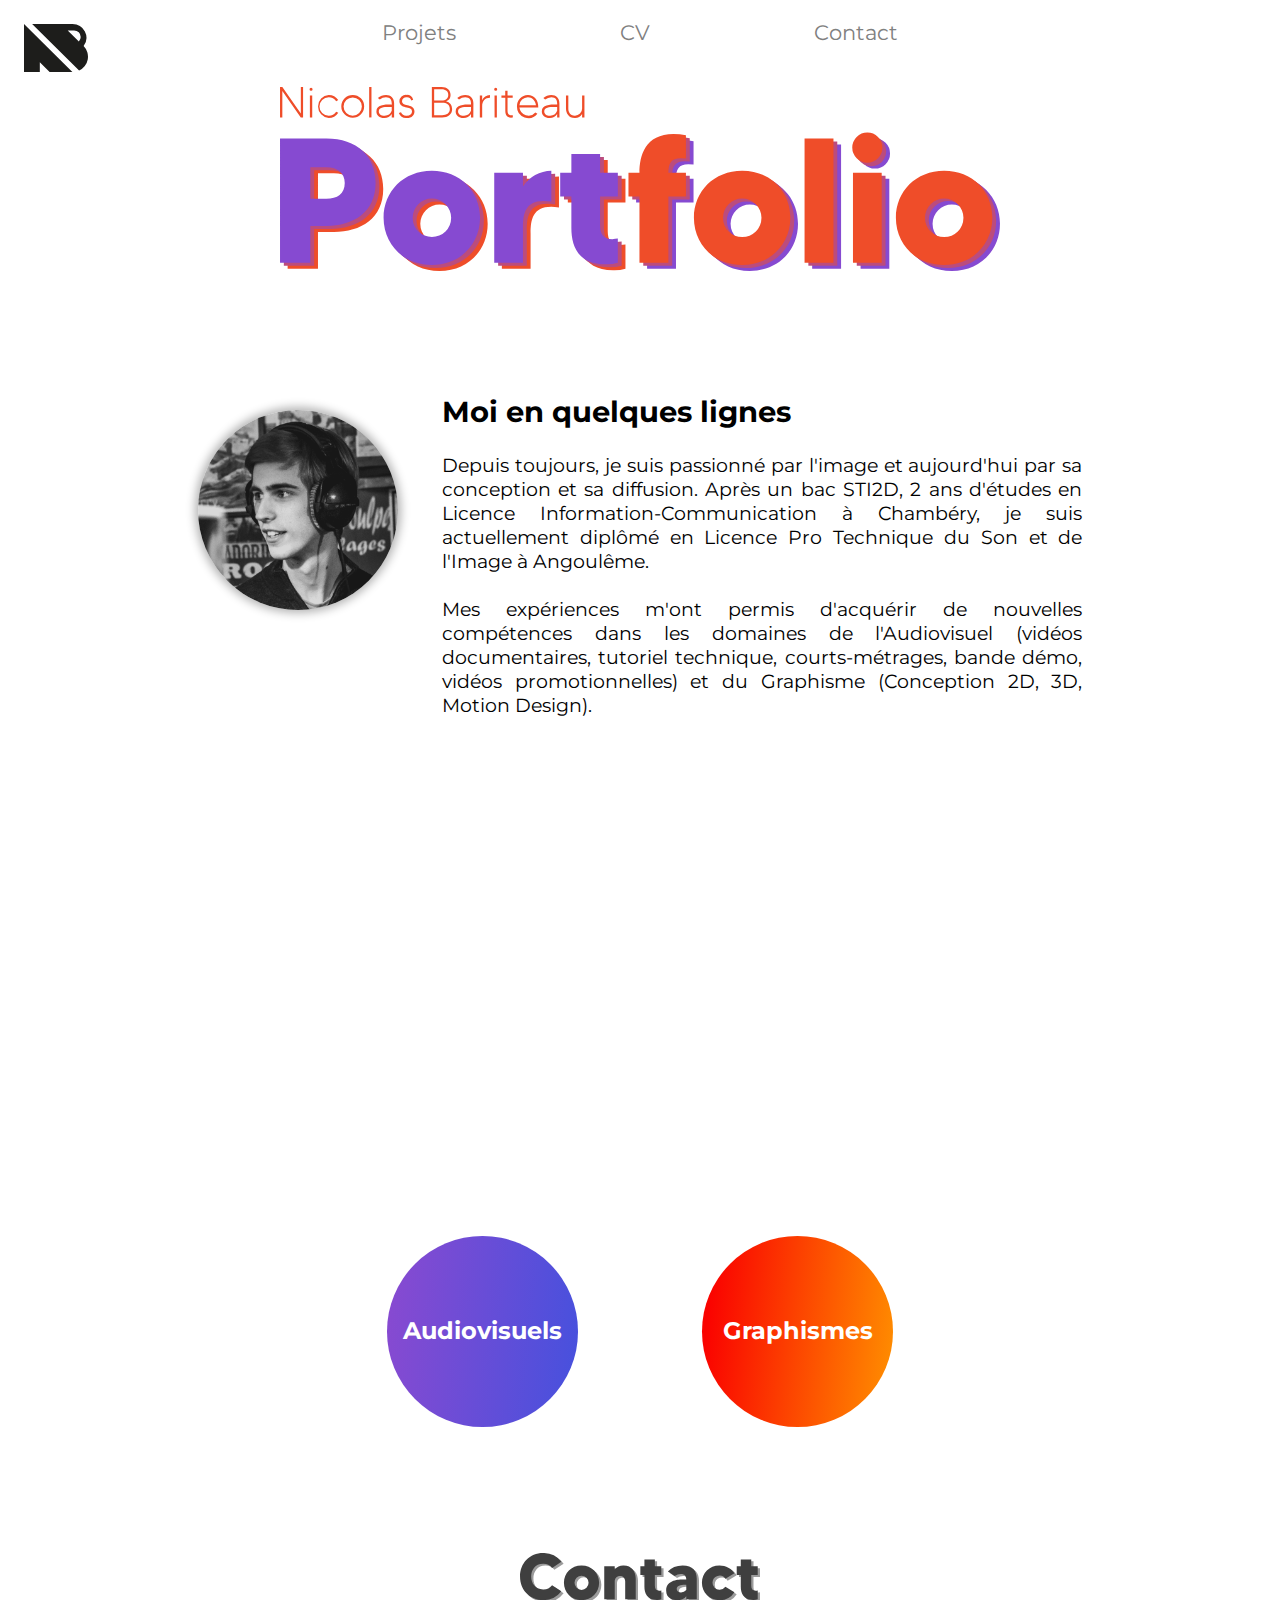
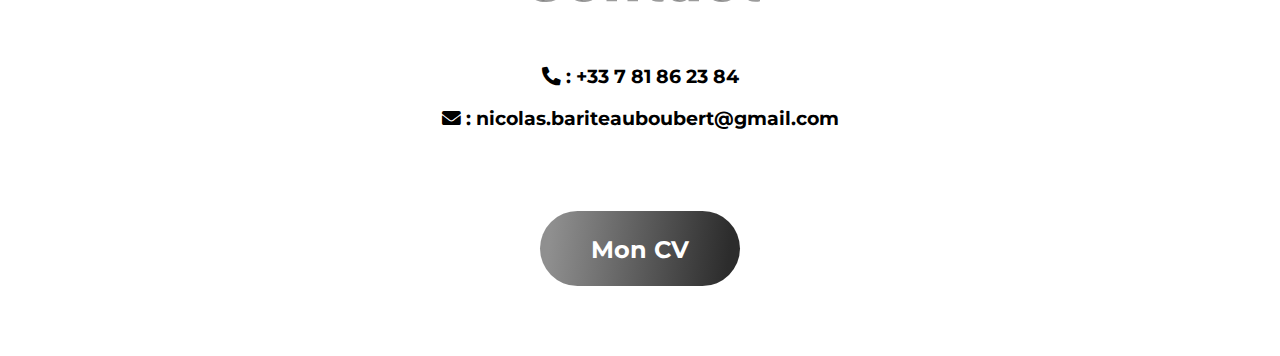
<file: index.html>
<!DOCTYPE html>
<html lang="fr">
<head>
  <meta charset="UTF-8">
  <meta http-equiv="X-UA-Compatible" content="IE=edge">
  <meta name="viewport" content="width=device-width, initial-scale=1.0">
  <title>Portfolio Nicolas Bariteau </title>
  	<link rel="stylesheet" href="styles.css">
	<link rel="stylesheet" href="https://use.fontawesome.com/releases/v5.9.0/css/all.css">
	<link rel="preconnect" href="https://fonts.gstatic.com">
	<link href="https://fonts.googleapis.com/css2?family=Montserrat&display=swap" rel="stylesheet">
	<link href="https://fonts.googleapis.com/css2?family=Montserrat:wght@400;700&display=swap" rel="stylesheet">
  <style type="text/css">

  </style>
	
	
	<link rel="icon" type="image/svg" href="img/NB new logo blanc.svg" />
</head>
	
	
<header>
  <a href="index.html" ><img src="./img/NB new logo noir.svg" alt="" class="logo">
	</a>
	<nav>
    <a href="index.html#Projets">Projets</a>
    <a href="CV Nicolas Bariteau.pdf">CV</a>
    <a href="index.html#Contact">Contact</a>
    </nav>
		
</header>

<body>
<img src="img/Portfolio titre.svg" alt="" class="titre">  

<div class="Bio_index">

<img class="photobio" src="img/Moi 2.png">
	
<p class="pdroite"> 

	<span class="titre_description"><strong>Moi en quelques lignes</strong></span>
	<br id="Projets">
	<br>
	Depuis toujours, je suis passionné par l'image et aujourd'hui par sa conception et sa diffusion. Après un bac STI2D, 2 ans d'études en Licence Information-Communication à Chambéry, je suis actuellement diplômé en Licence Pro Technique du Son et de l'Image à Angoulême. <br>
	<br>
	Mes expériences m'ont permis d'acquérir de nouvelles compétences dans les domaines de l'Audiovisuel (vidéos documentaires, tutoriel technique, courts-métrages, bande démo, vidéos promotionnelles) et du Graphisme (Conception 2D, 3D, Motion Design).
	<br>
	</p>
	

</div>
<div class="bande_index">
	<iframe width="640px" height="360px" src="https://www.youtube.com/embed/FY03nxGXAYI" title="YouTube video player" frameborder="0" allow="accelerometer; autoplay; clipboard-write; encrypted-media; gyroscope; picture-in-picture" allowfullscreen class="videoYT"></iframe>
	</div>
<div class="container">
	
	<div class="cercle">	
   	  <a href="audiovisuels.html" class="bullesAV" ><h2>Audiovisuels</h2></a>
    </div>

	 <div class="barre"></div>
	
	 <div class="cercle2"> 
		<a href="graphismes.html" class="bullesGPH"> <h2>Graphismes</h2> 
		</a>
	 </div>
	
</div>



	
<img id="Contact" src="img/Contact titre.svg" alt="" class="titrecontact">  
<h3> <i class="fas fa-phone-alt"></i> : +33 7 81 86 23 84</h3>
<h3 class="mail"> <i class="fas fa-envelope"></i> : <a href="mailto:nicolas.bariteauboubert@gmail.com" class="mail">nicolas.bariteauboubert@gmail.com</a> </h3>

<div class="containerCV">
	<div class="bullesCV">
		<a href="CV Nicolas Bariteau.pdf"><h2 class="cvnom"> Mon CV</h2></a>
  </div>
</div></body>
</html>
</file>
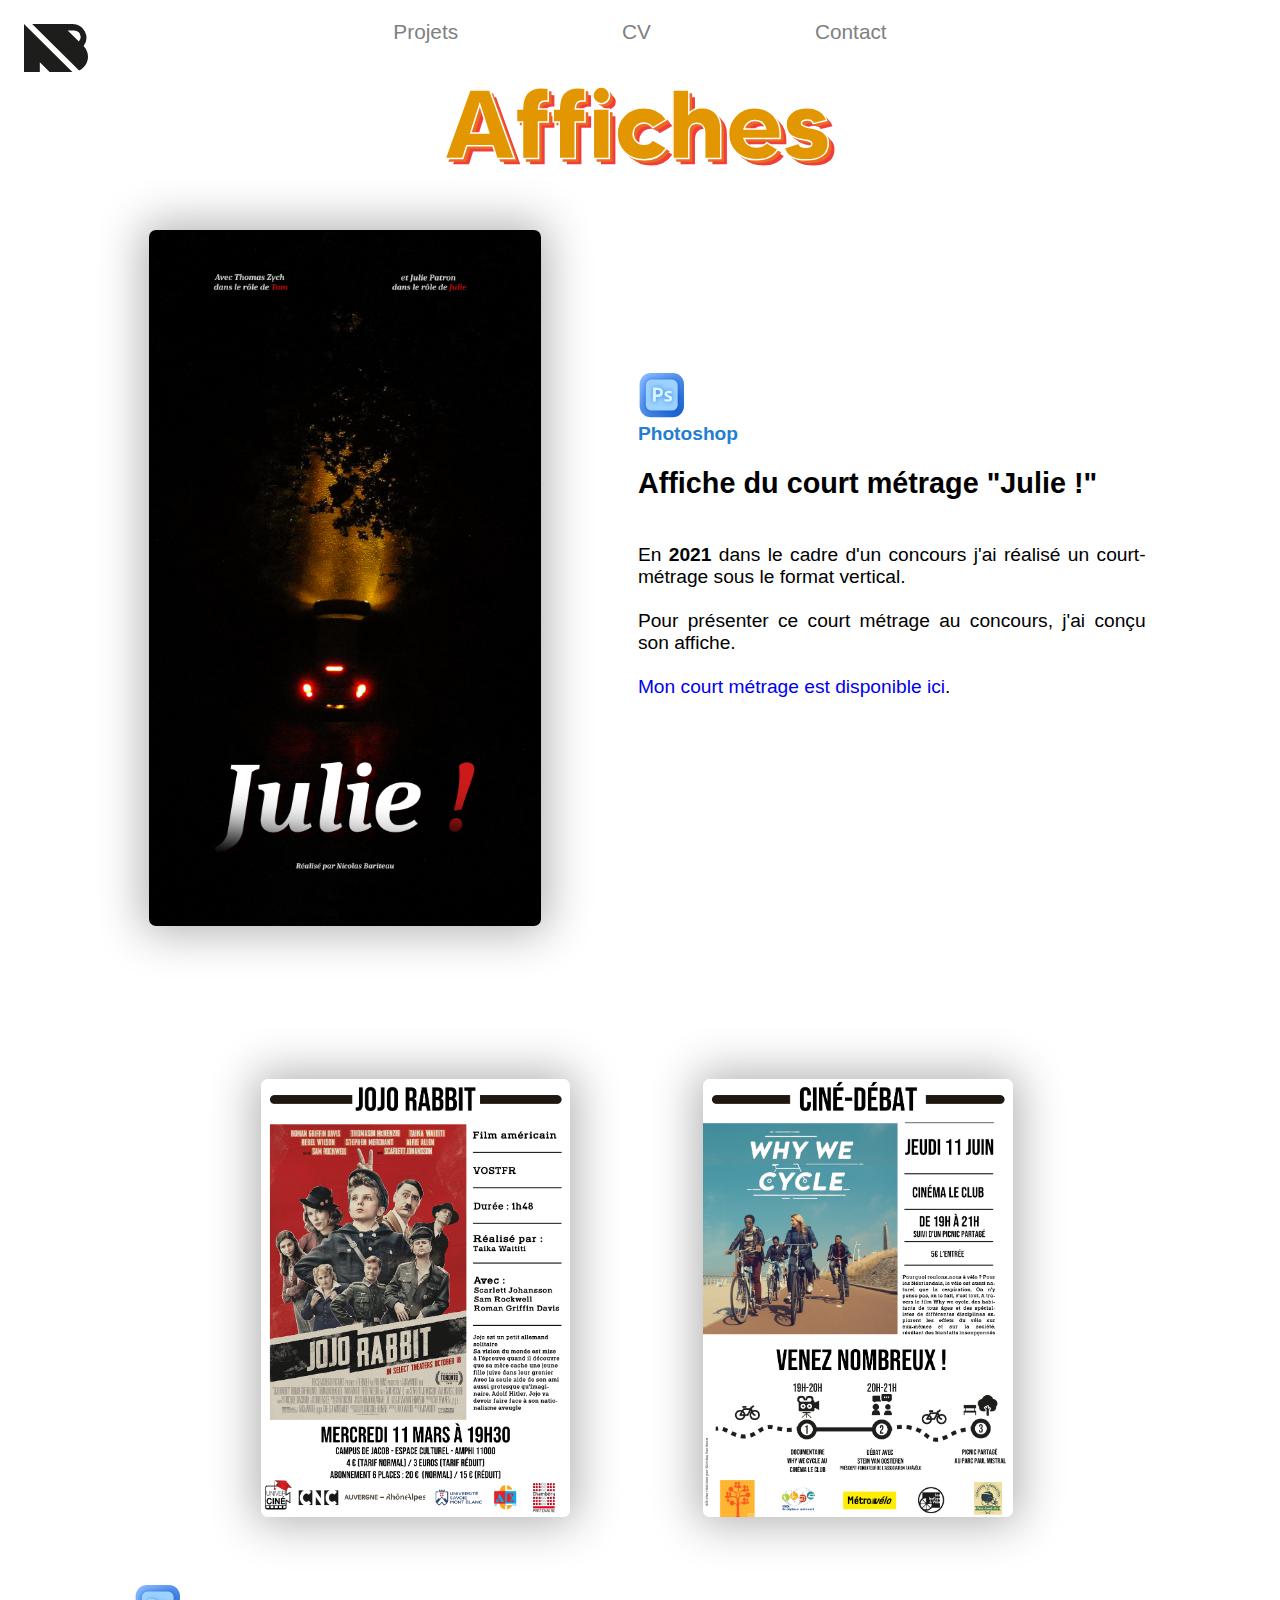
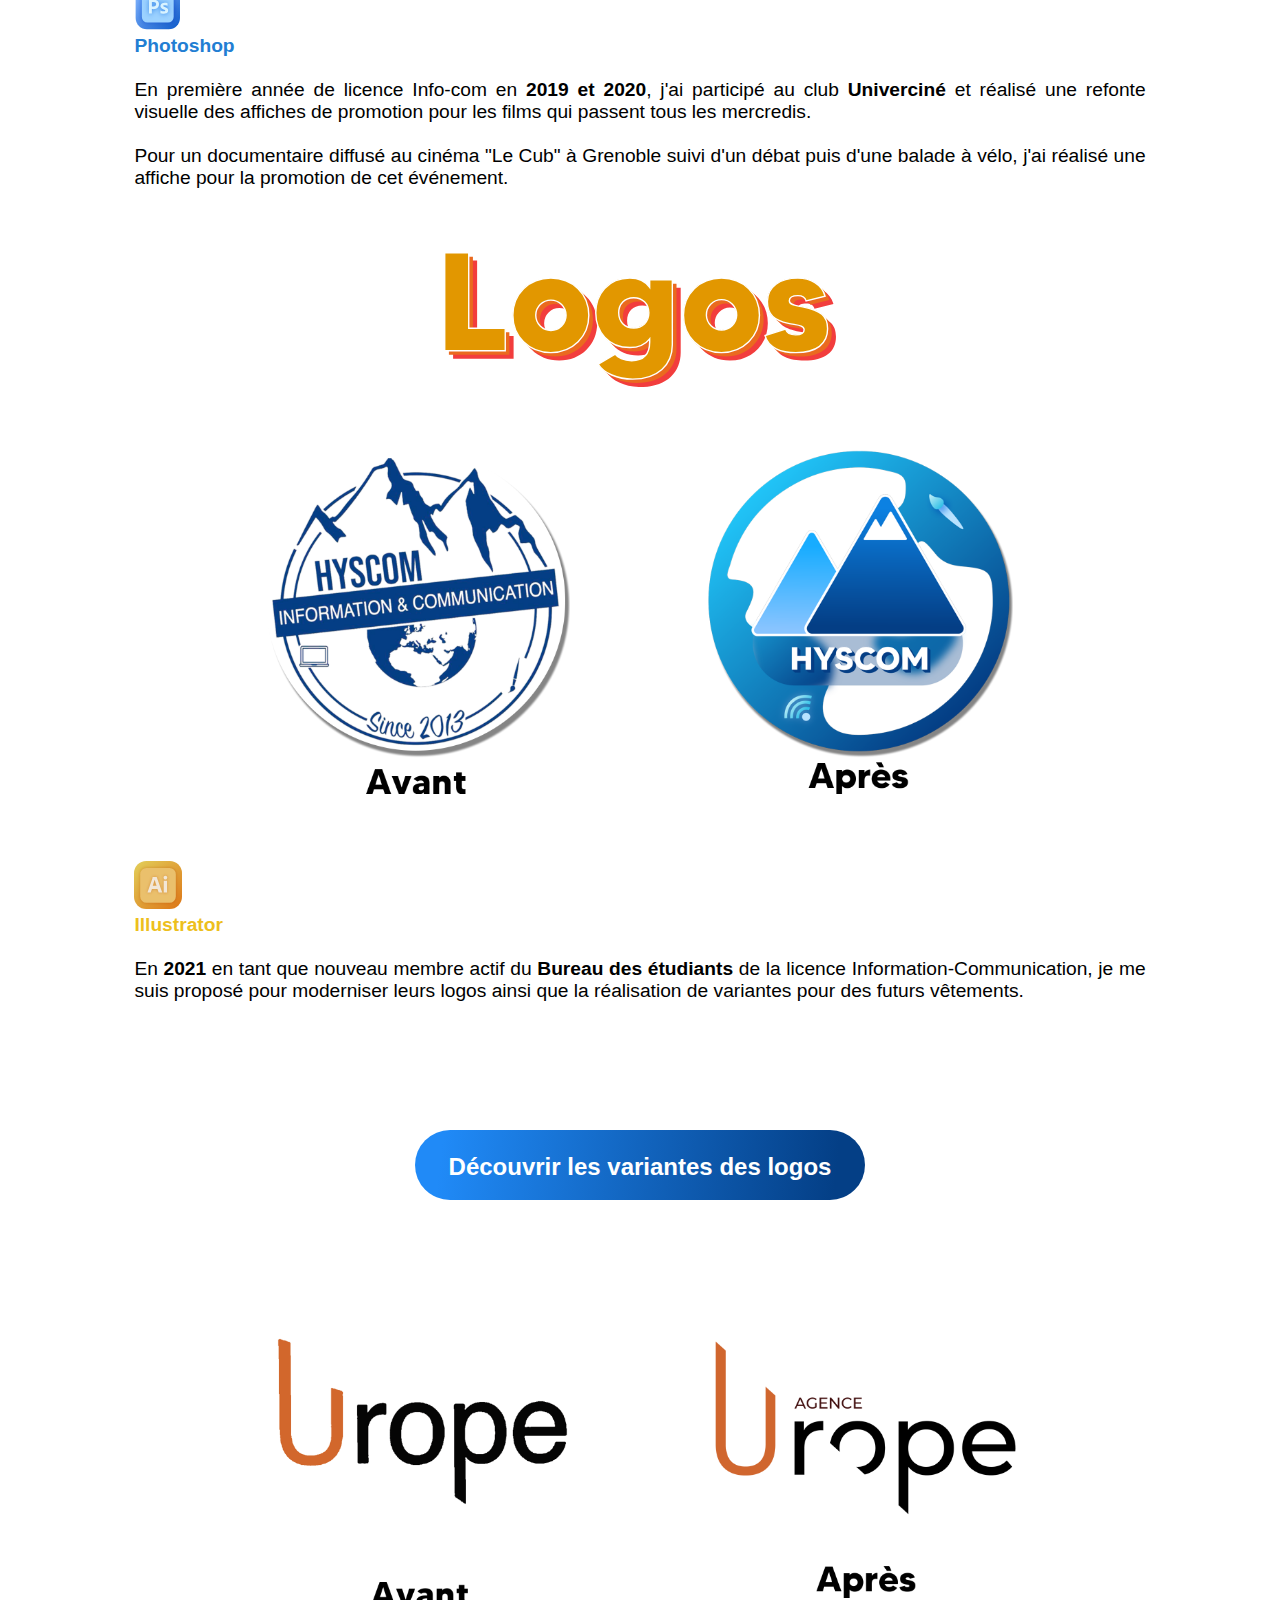
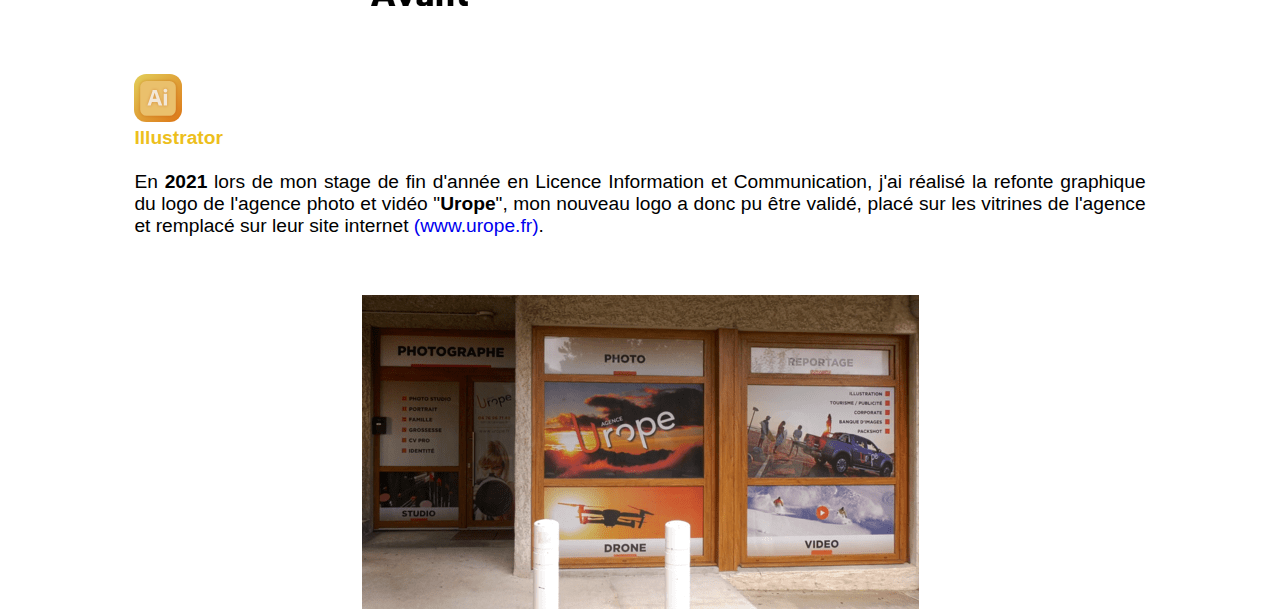
<file: affiches.html>
<!DOCTYPE html>
<html lang="fr">
<head>
  <meta charset="UTF-8">
  <meta http-equiv="X-UA-Compatible" content="IE=edge">
  <meta name="viewport" content="width=device-width, initial-scale=1.0">
  <title>Affiches &amp; logos - Nicolas Bariteau Portfolio</title>
  <link rel="stylesheet" href="styles.css">
  <style type="text/css">

  </style>
	<link rel="icon" type="image/svg" href="img/Logo site.svg" />
</head>
	
	
<header>
  <a href="index.html" ><img src="./img/NB new logo noir.svg" alt="" class="logo">
	</a>
	<nav>
   <a href="index.html#Projets">Projets</a>
    <a href="CV Nicolas Bariteau.pdf">CV</a>
    <a href="index.html#Contact">Contact</a>
    </nav>
		
</header>
<body>


<img src="img/Affiche titre.svg" alt="" srcset="" class="titre_affiches">

<div class="video_audios">

<a href="img/Affiche Julie 4K.png">
<img src="img/Affiche Julie V3.png" class="affichesolo"></a>
	
<p class="pdroiteaffiche"> 
	<img src="img/Photoshop logo.svg" class="petitlogo">
<br>
	<span class="lightroom"> <strong>Photoshop</strong> </span> <br>
	<br>
	<span class="titre_description"><strong>Affiche du court métrage "Julie !"</strong></span> <br>
	<br>
		<br>
	En <strong>2021</strong> dans le cadre d'un concours j'ai réalisé un court-métrage sous le format vertical.<br>
	<br>
    Pour présenter ce court métrage au concours, j'ai conçu son affiche.<br>
	<br>
<a href="https://youtu.be/efdFZn977-4">Mon court métrage est disponible ici</a>.</p>
	

</div>
<p class="pphoto">
	

	
<br>

	
	

</p><div class="Affiche_galerie">
	
	
<a href="img/Affiches jaunes Jojo Rabbit.png">
<img src="img/pre-Affiches jaunes Jojo Rabbit.png" class="affiche"></a>
	
	
<a href="img/Why we cycle 2eme proposition.png"><img src="img/pre-Why we cycle 2eme proposition.png" class="affiche"></a> </div>
<p class="pphoto">
	
<img src="img/Photoshop logo.svg" class="petitlogo">
	
<br>

	<span class="lightroom"> <strong>Photoshop</strong> </span>
<br>
	<br>
	
	
  En première année de licence Info-com en <strong>2019 et 2020</strong>, j'ai participé au club <strong>Univerciné</strong> et réalisé une refonte visuelle des affiches de promotion pour les films qui passent tous les mercredis.
<br>
	<br>
	Pour un documentaire diffusé au cinéma "Le Cub" à Grenoble suivi d'un débat puis d'une balade à vélo, j'ai réalisé une affiche pour la promotion de cet événement.

</p>
	<img src="img/logos titre.svg" alt="" srcset="" class="titre_logos">
	
<div class="Affiche_galerie">
	
	
<a href="img/Ancien logo Hyscom.png">
<img src="img/pre-Ancien logo Hyscom.png" class="log"></a>
	
	
<a href="img/Hyscom logo couleur.png"><img src="img/pre-Hyscom logo couleur.png" class="log"></a> </div>

	<p class="pphoto">
<img src="img/Illustrator logo.svg" class="petitlogo">
	
<br>

	<span class="illustrator"> <strong>Illustrator</strong> </span>
<br>
	<br>
	
	
En <strong>2021</strong> en tant que nouveau membre actif du <strong>Bureau des étudiants</strong> de la licence Information-Communication, je me suis proposé pour moderniser leurs logos ainsi que la réalisation de variantes pour des futurs vêtements.</p>

		<div class="containerCV">
	<div class="bullesHyscom">
		<a href="V11 Logo et variation de couleur.pdf"><h2 class="hyscomnom"> Découvrir les variantes des logos</h2></a>
  </div>
	</div>
	
			
<div class="Affiche_galerie">
	
	
<a href="img/Ancien logo Hyscom.png">
</a><a href="img/Ancien Logo Urope noir.png"><img src="img/pre-Ancien logo Urope.png" class="log"></a>
	
	
<a href="img/Logo Urope Noir.png"><img src="img/pre-logo Urope.png" class="log"></a> </div>

	<p class="pphoto">
<img src="img/Illustrator logo.svg" class="petitlogo">
	
<br>

	<span class="illustrator"> <strong>Illustrator</strong> </span>
<br>
	<br>
	
	
En <strong>2021</strong> lors de mon stage de fin d'année en Licence Information et Communication, j'ai réalisé la refonte graphique du logo de l'agence photo et vidéo "<strong>Urope</strong>", mon nouveau logo a donc pu être validé, placé sur les vitrines de l'agence et remplacé sur leur site internet <a href="https://www.urope.fr"> (www.urope.fr)</a>.</p>
	<br>
	<br>
	<br>
<div class="containerCV">
		<a href="img/Vitrine Urope.png"> <img src="img/Vitrine Urope minv2.png"></a>
  </div>
	
		<br>
	<br>
	<br>
</body>
</file>
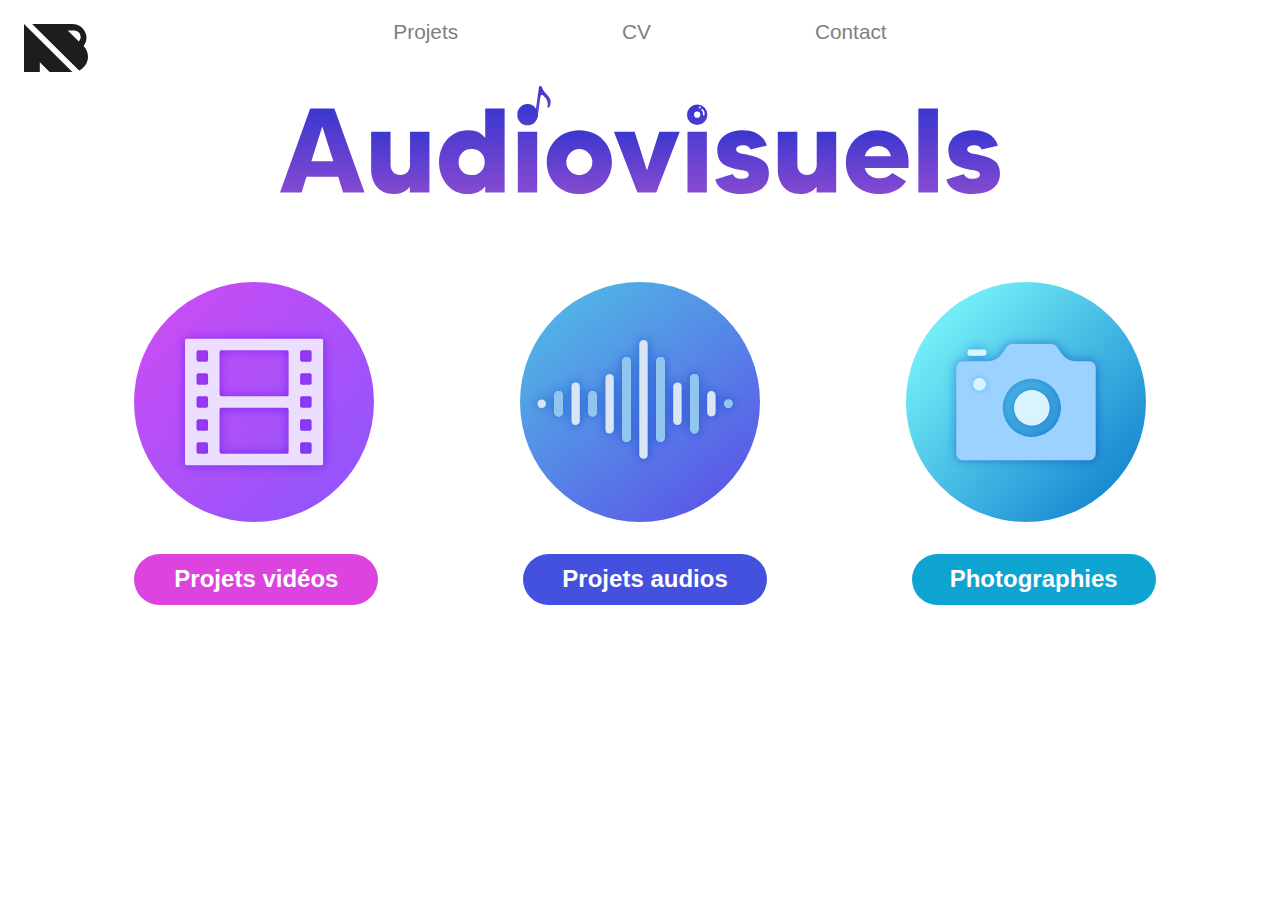
<file: audiovisuels.html>
<!DOCTYPE html>
<html lang="fr">
<head>
  <meta charset="UTF-8">
  <meta http-equiv="X-UA-Compatible" content="IE=edge">
  <meta name="viewport" content="width=device-width, initial-scale=1.0">
  <title>Audiovisuels - Nicolas Bariteau Portfolio</title>
  <link rel="stylesheet" href="styles.css">
  <style type="text/css">

  </style>
	<link rel="icon" type="image/svg" href="img/Logo site.svg" />
</head>
	
	
<header>
  <a href="index.html" ><img src="./img/NB new logo noir.svg" alt="" class="logo">
	</a>
	<nav>
    <a href="index.html#Projets">Projets</a>
    <a href="CV Nicolas Bariteau.pdf">CV</a>
    <a href="index.html#Contact">Contact</a>
    </nav>
		
</header>
<body>
	
	
<img src="./img/Audiovisuels titre.svg" alt="" srcset="" class="titre">

<div class="containerAV_GRPH" >
	
	<a href="projets vidéos.html"><img src="img/Vidéo 2.svg" alt="" srcset="" class="AV_GRPHContain_vid"></a>
	<a href="projets audios.html"> <img src="img/Sonore 3.svg" alt="" srcset="" class="AV_GRPHContain_audio">
	
	
	</a><a href="photographies.html"><img src="img/Photo 2.svg" alt="" srcset="" class="AV_GRPHContain_photo"> </a>
	
	
	
	
	
</div>
<div class="containerAV_GRPH" >
	
	<div class="rectangle_video">
		<a href="projets vidéos.html"><h2 class="titre_section_AV_GRPH"> Projets vidéos </h2></a>
	
	</div>	
	<div class="rectangle_audio">
		<a href="projets audios.html"><h2 class="titre_section_AV_GRPH"> Projets audios </h2></a>
	</div>
	
	
	
	<div class="rectangle_photo">
		<a href="photographies.html"><h2 class="titre_section_AV_GRPH"> Photographies </h2></a>
	
	</div>	
		</div>	
	
	
</body>
</file>
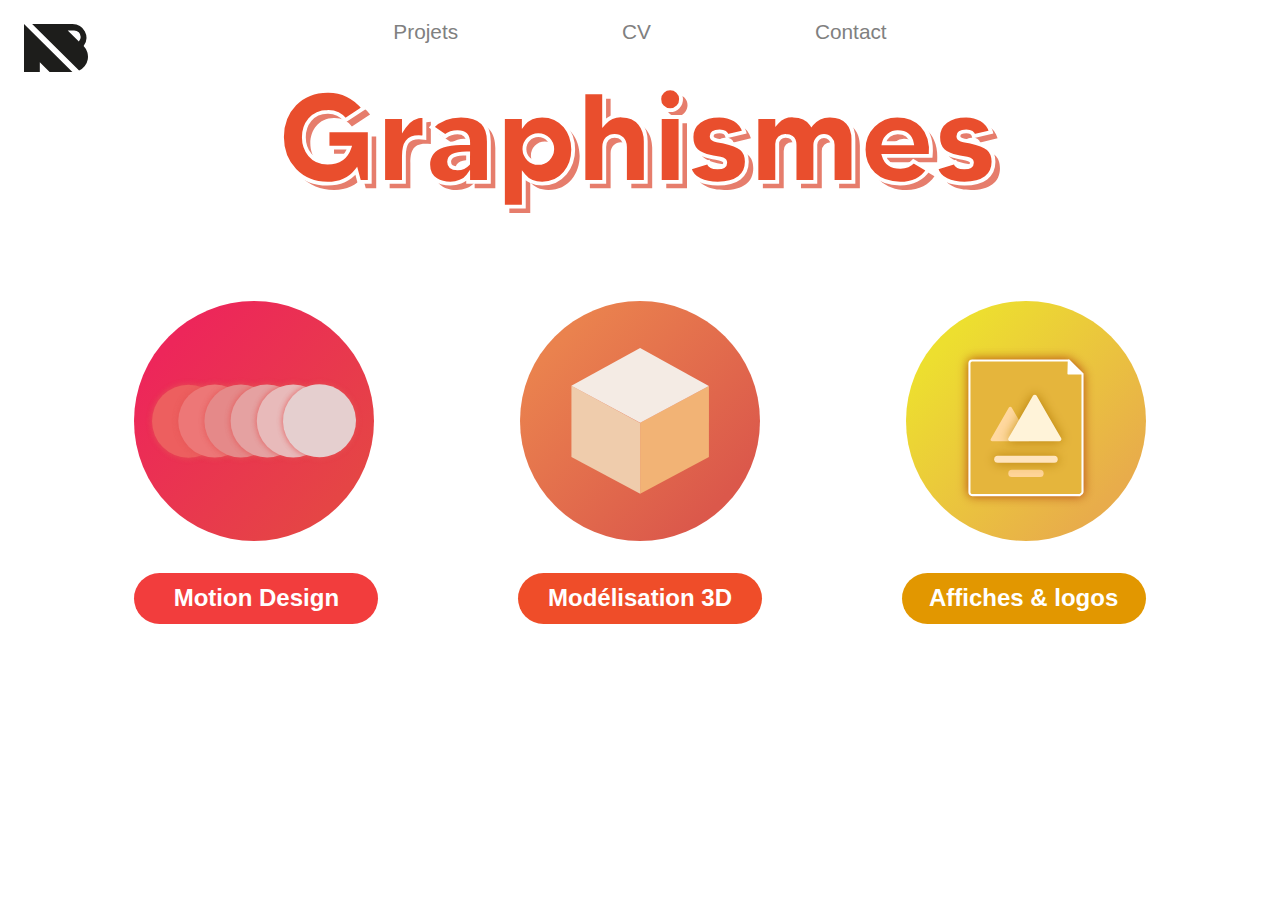
<file: graphismes.html>
<!DOCTYPE html>
<html lang="fr">
<head>
  <meta charset="UTF-8">
  <meta http-equiv="X-UA-Compatible" content="IE=edge">
  <meta name="viewport" content="width=device-width, initial-scale=1.0">
  <title>Graphismes - Nicolas Bariteau Portfolio</title>
  <link rel="stylesheet" href="styles.css">
  <style type="text/css">

  </style>
	<link rel="icon" type="image/svg" href="img/Logo site.svg" />
</head>
	
	
<header>
  <a href="index.html" ><img src="./img/NB new logo noir.svg" alt="" class="logo">
	</a>
	<nav>
    <a href="index.html#Projets">Projets</a>
    <a href="CV Nicolas Bariteau.pdf">CV</a>
    <a href="index.html#Contact">Contact</a>
    </nav>
		
</header>
<body>
	
	
<img src="img/Graphisme.svg" alt="" srcset="" class="titre">  

<div class="containerAV_GRPH" >
	
	<a href="motion design.html"> <img src="img/Motion 2.svg" alt="" srcset="" class="AV_GRPHContain_motion"></a>
	
	
	<a href="modélisation 3D.html"><img src="img/3D 2.svg" alt="" srcset="" class="AV_GRPHContain_3D"></a>
	
	
	<a href="affiches.html"><img src="img/Affiches 2.svg" alt="" srcset="" class="AV_GRPHContain_affiches"></a>
	
</div>
<div class="containerAV_GRPH" >
	<div class="rectangle_motion">
		<a href="motion design.html"><h2 class="titre_section_AV_GRPH"> Motion Design </h2>
		</a>
	</div>
	
	<div class="rectangle_3D">
		<a href="modélisation 3D.html"><h2 class="titre_section_AV_GRPH"> Modélisation 3D </h2></a>
	
	</div>	
	
	
	<div class="rectangle_affiche">
		<a href="affiches.html"><h2 class="titre_section_AV_GRPH"> Affiches &amp; logos</h2>
		</a>
	
	</div>	
	
	
	
	
</div>	
			
	
	
</body>
</file>
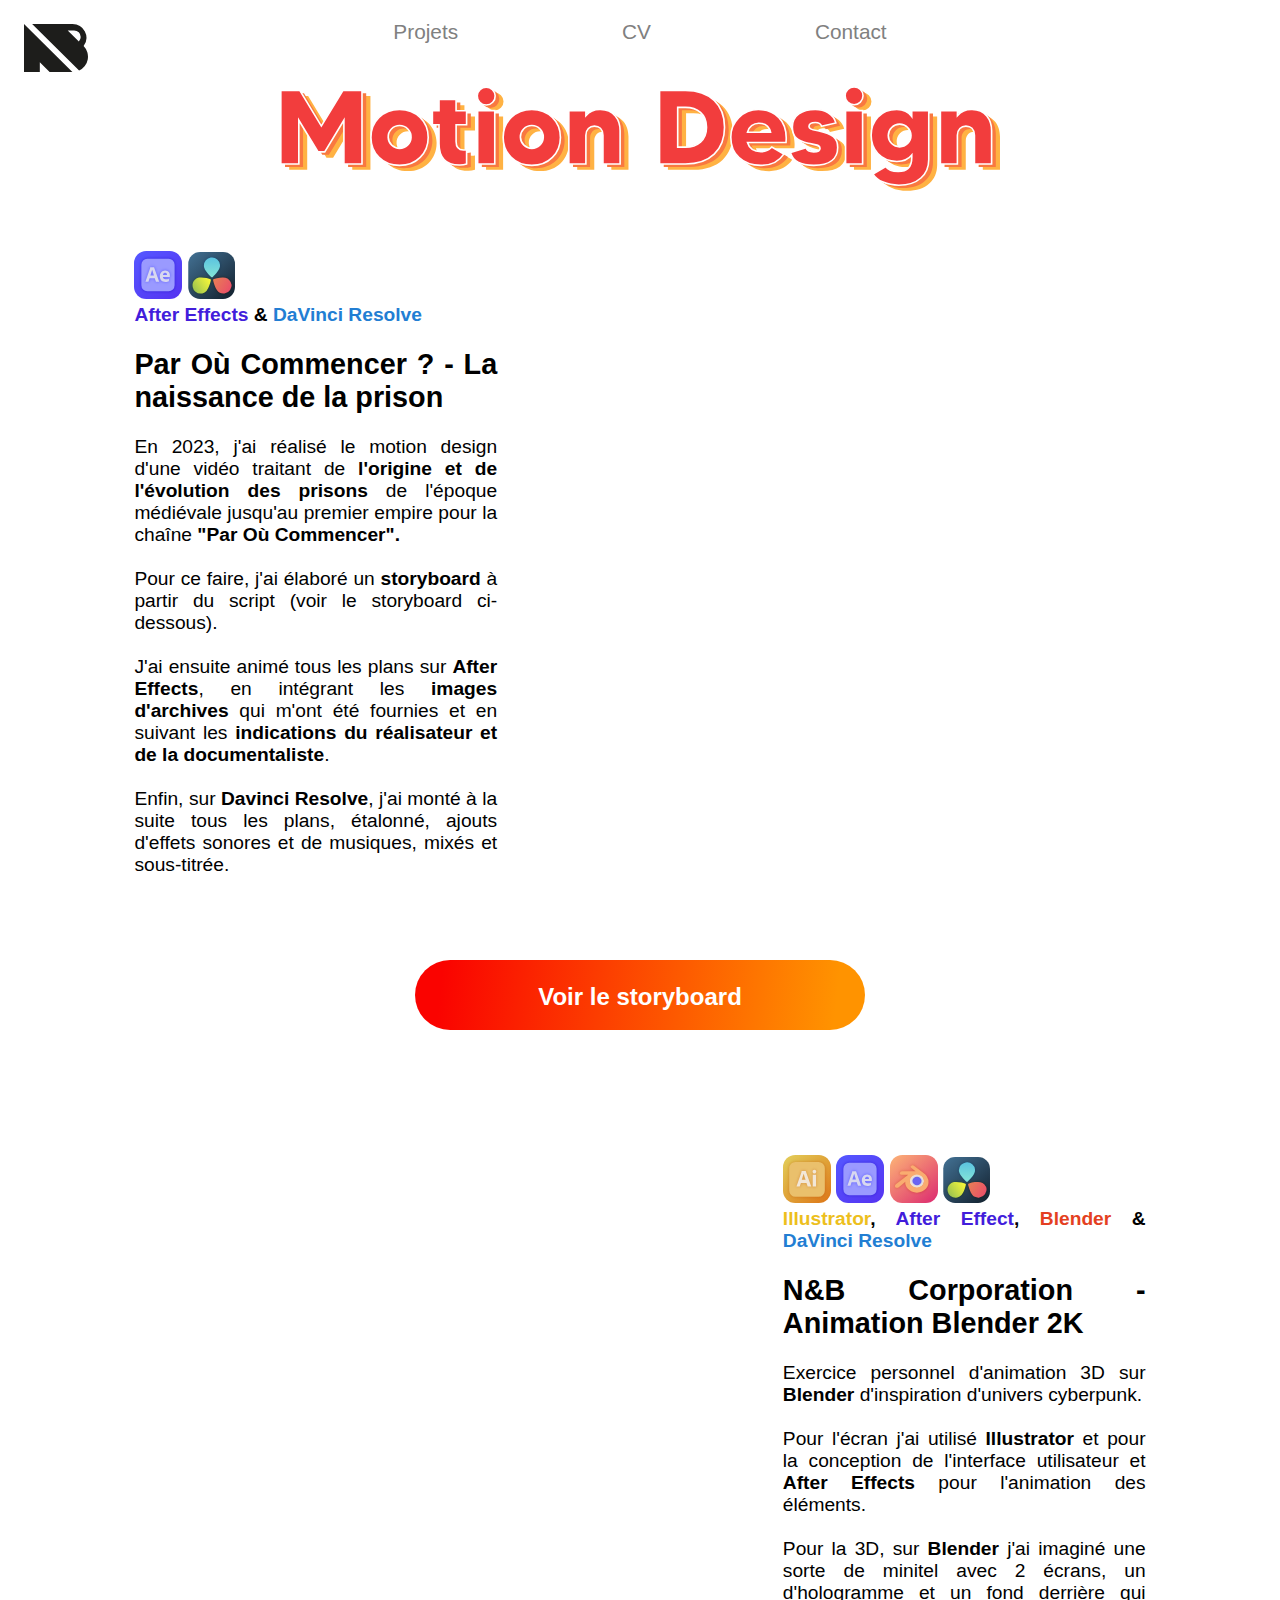
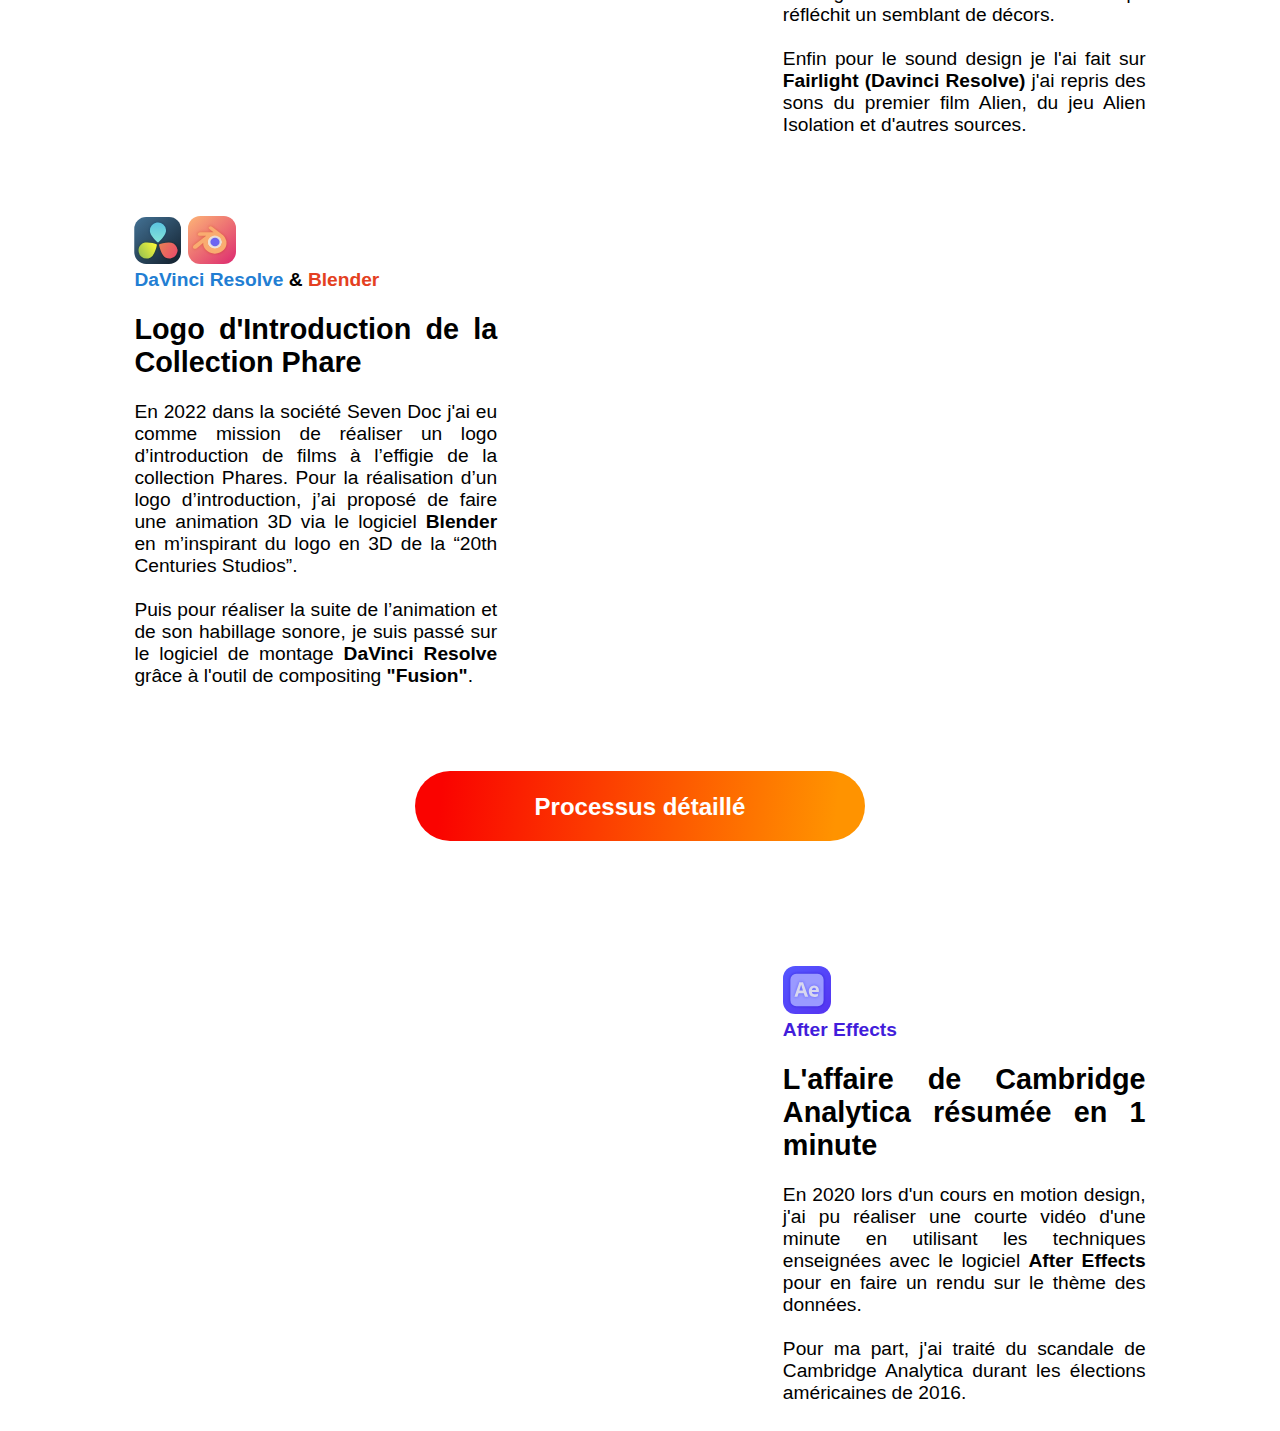
<file: motion design.html>
<!DOCTYPE html>
<html lang="fr">
<head>
  <meta charset="UTF-8">
  <meta http-equiv="X-UA-Compatible" content="IE=edge">
  <meta name="viewport" content="width=device-width, initial-scale=1.0">
  <title>Motion Design - Nicolas Bariteau Portfolio</title>
  <link rel="stylesheet" href="styles.css">
  <style type="text/css">

  </style>
<link rel="icon" type="image/svg" href="img/Logo site.svg" />
</head>
	
	
<header>
  <a href="index.html" ><img src="./img/NB new logo noir.svg" alt="" class="logo">
	</a>
	<nav>
    <a href="index.html#Projets">Projets</a>
    <a href="CV Nicolas Bariteau.pdf">CV</a>
    <a href="index.html#Contact">Contact</a>
    </nav>
		
</header>
<body>
	
	
<img src="img/Motion Design titre SVG.svg" alt="" srcset="" class="titre">  
	
	
	<article>
		<div class="video_audios">
<p class="pgauche"> 
	<img src="img/After Effects logo.svg" class="petitlogo"> <img src="img/Resolve Logo.svg" class="petitlogo">
<br>

	<span class="AE"><strong> After Effects </strong></span><strong> & <span class="lightroom"> DaVinci Resolve </span></strong> <br>
	<br>
	<span class="titre_description"><strong>Par Où Commencer ? - La naissance de la prison</strong></span> <br>
	<br>
	En 2023, j'ai réalisé le motion design d'une vidéo traitant de <strong>l'origine et de l'évolution des prisons</strong> de l'époque médiévale jusqu'au premier empire pour la chaîne <strong>"Par Où Commencer".</strong> <br> <br>

	Pour ce faire, j'ai élaboré un <strong>storyboard</strong> à partir du script (voir le storyboard ci-dessous).<br><br>

	J'ai ensuite animé tous les plans sur <strong>After Effects</strong>, en intégrant les <strong>images d'archives</strong> qui m'ont été fournies et en suivant les <strong>indications du réalisateur et de la documentaliste</strong>. <br><br>

	Enfin, sur <strong>Davinci Resolve</strong>, j'ai monté à la suite tous les plans, étalonné, ajouts d'effets sonores et de musiques, mixés et sous-titrée.</p>
	
<iframe width="3000px" height="425px" src="https://www.youtube.com/embed/a-6TGheeRok" title="YouTube video player" frameborder="0" allow="accelerometer; autoplay; clipboard-write; encrypted-media; gyroscope; picture-in-picture" allowfullscreen></iframe>
	

</div>
			<div class="containerCV">
	<div class="bullesPhare">
		<a href="Storyboard montage - La naissance des prisons.pdf"><h2 class="hyscomnom"> Voir le storyboard</h2></a>
  </div>
	</div>
	  <div class="video_audios">

<iframe width="3000px" height="425px" src="https://www.youtube.com/embed/QClcqQ9ZwyI" title="YouTube video player" frameborder="0" allow="accelerometer; autoplay; clipboard-write; encrypted-media; gyroscope; picture-in-picture" allowfullscreen></iframe>
	
<p class="pdroite"> 
	<img src="img/Illustrator logo.svg" class="petitlogo"> <img src="img/After Effects logo.svg" class="petitlogo"> <img src="img/Blender logo_1test.svg" class="petitlogo"> <img src="img/Resolve Logo.svg" class="petitlogo">
<br>

	 <span class="illustrator"> <strong> Illustrator</strong></span></strong><strong>,</strong><span class="AE"><strong> After Effect</strong></span><strong>,</strong><span class="blender"> <strong> Blender </strong></span></strong><strong>&</strong><span class="lightroom"><strong> DaVinci Resolve </strong></span><br>
	<br>
	<span class="titre_description"><strong>N&amp;B Corporation - Animation Blender 2K</strong></span> <br>
	<br>
	Exercice personnel d'animation 3D sur <strong>Blender</strong> d'inspiration d'univers cyberpunk.<br>
	<br>
    Pour l'écran j'ai utilisé <strong>Illustrator</strong> et pour la conception de l'interface utilisateur et <strong>After Effects</strong> pour l'animation des éléments.<br>
    <br>
    Pour la 3D, sur <strong>Blender</strong> j'ai imaginé une sorte de minitel avec 2 écrans, un d'hologramme et un fond derrière qui réfléchit un semblant de décors.<br>
    <br>
    Enfin pour le sound design je l'ai fait sur <strong>Fairlight (Davinci Resolve)</strong> j'ai repris des sons du premier film Alien, du jeu Alien Isolation et d'autres sources.<br></p>
	

</div>
<div class="video_audios">
<p class="pgauche"> 
	<img src="img/Resolve Logo.svg" class="petitlogo"> <img src="img/Blender logo_1test.svg" class="petitlogo">
<br>

	<span class="lightroom"><strong>DaVinci Resolve </strong></span><strong> & <span class="blender"> Blender </span></strong> <br>
	<br>
	<span class="titre_description"><strong>Logo d'Introduction de la Collection Phare</strong></span> <br>
	<br>
	En 2022 dans la société Seven Doc j'ai eu comme mission de réaliser un logo d’introduction de films à l’effigie de la
collection Phares.
Pour la réalisation d’un logo d’introduction, j’ai proposé de faire une
animation 3D via le logiciel <strong>Blender</strong> en m’inspirant du logo en 3D
de la “20th Centuries Studios”. <br> <br> Puis pour réaliser la suite de l’animation et de son habillage sonore, je suis passé sur
le logiciel de montage <strong>DaVinci Resolve</strong> grâce à l'outil de compositing <strong>"Fusion"</strong>.</p>
	
<iframe width="3000px" height="425px" src="https://www.youtube.com/embed/XFrR8qjhtqU" title="YouTube video player" frameborder="0" allow="accelerometer; autoplay; clipboard-write; encrypted-media; gyroscope; picture-in-picture" allowfullscreen></iframe>
	

</div>
			<div class="containerCV">
	<div class="bullesPhare">
		<a href="Processus de création du logo d'introduction.pdf"><h2 class="hyscomnom"> Processus détaillé</h2></a>
  </div>
	</div>
<div class="video_audios">

<iframe width="3000px" height="425px" src="https://www.youtube.com/embed/P3jOW-Q0HPA" title="YouTube video player" frameborder="0" allow="accelerometer; autoplay; clipboard-write; encrypted-media; gyroscope; picture-in-picture" allowfullscreen></iframe>
	
<p class="pdroite"> 
	<img src="img/After Effects logo.svg" class="petitlogo">
<br>

	<span class="AE"><strong>After Effects</strong></span> <br>
	<br>
	<span class="titre_description"><strong>L'affaire de Cambridge Analytica résumée en 1 minute</strong></span> <br>
	<br>
	En 2020 lors d'un cours en motion design, j'ai pu réaliser une courte vidéo d'une minute en utilisant les techniques enseignées avec le logiciel <strong>After Effects</strong> pour en faire un rendu sur le thème des données.<br>
  <br>
  Pour ma part, j'ai traité du scandale de Cambridge Analytica durant les élections américaines de 2016.</p>
	

</div>
</article>
</body>
</file>
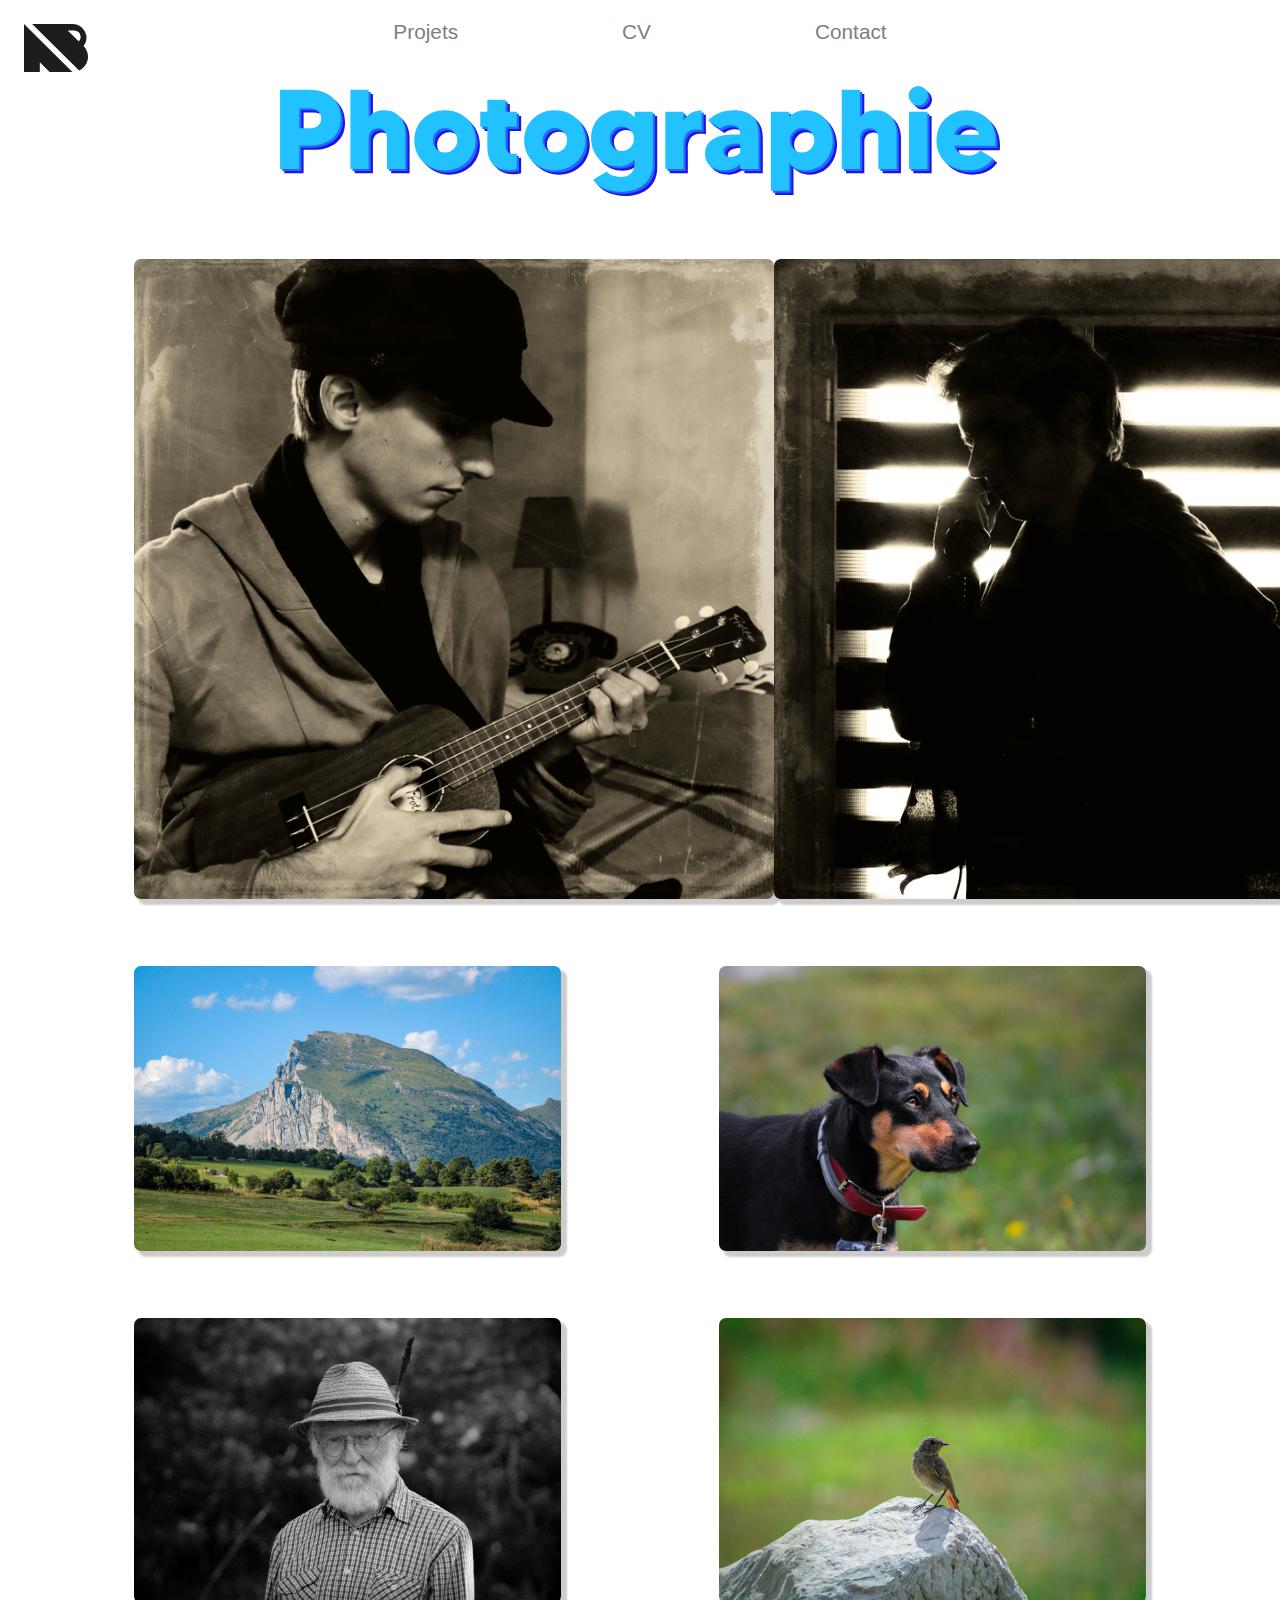
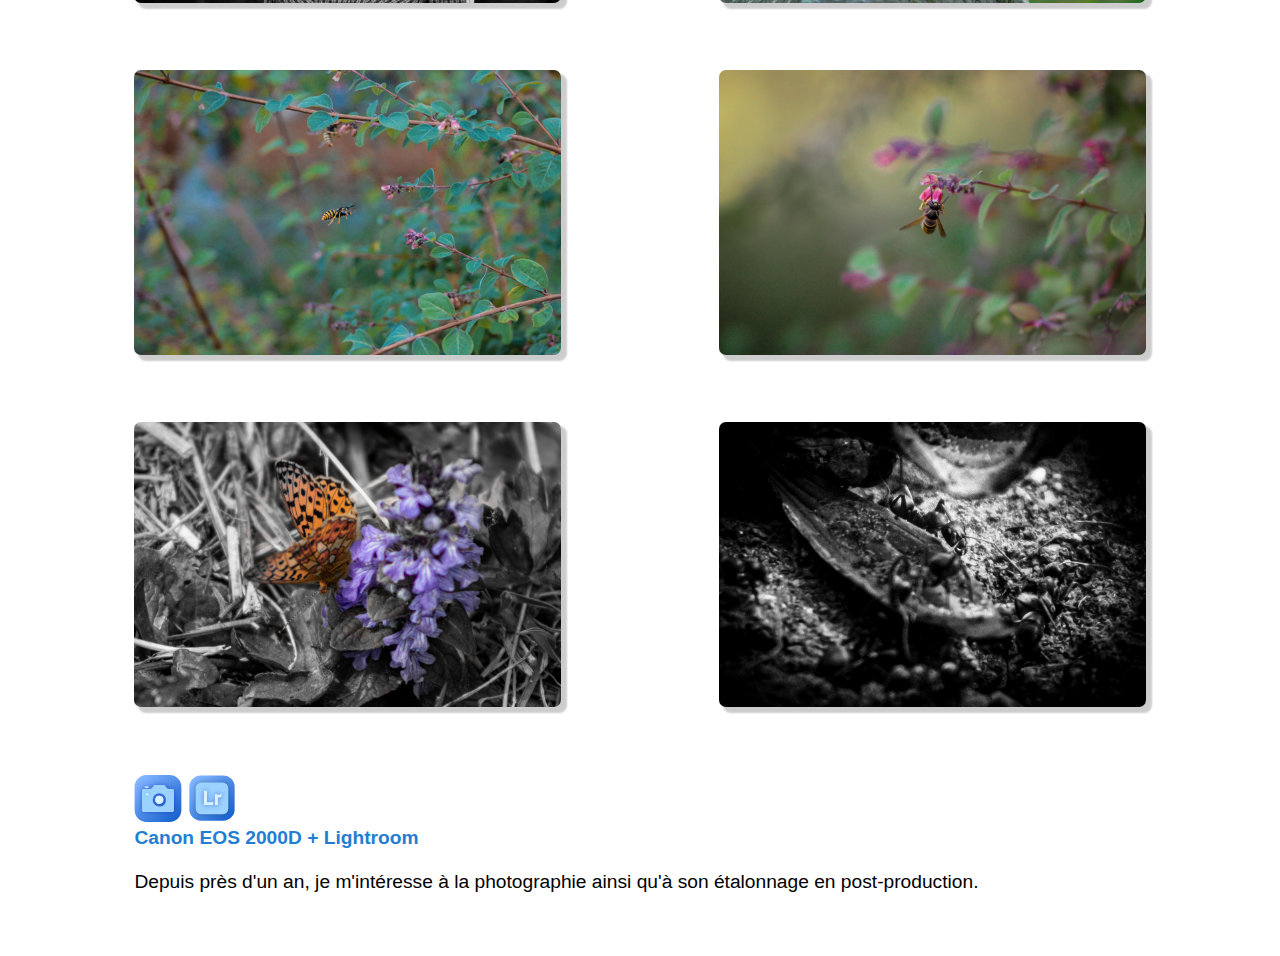
<file: photographies.html>
<!DOCTYPE html>
<html lang="fr">
<head>
  <meta charset="UTF-8">
  <meta http-equiv="X-UA-Compatible" content="IE=edge">
  <meta name="viewport" content="width=device-width, initial-scale=1.0">
  <title>Photographies - Nicolas Bariteau Portfolio</title>
  <link rel="stylesheet" href="styles.css">
  <style type="text/css">

  </style>
	<link rel="icon" type="image/svg" href="img/Logo site.svg" />
</head>
	
	
<header>
  <a href="index.html" ><img src="./img/NB new logo noir.svg" alt="" class="logo">
	</a>
	<nav>
    <a href="index.html#Projets">Projets</a>
    <a href="CV Nicolas Bariteau.pdf">CV</a>
    <a href="index.html#Contact">Contact</a>
  </nav>
		
</header>
<body>
	
<img src="img/Photographie.svg" alt="" srcset="" class="titre">



<div class="Photos_galerie">
	
<a href="img/Vintage yukulele.png" target="_blank">
	<img src="img/pre-Vintage yukulele.png" class="Photoscarre"></a> 
	
	<a href="img/Vintage phone.png" target="_blank"><img src="img/pre-Vintage phone.png" class="Photoscarre"></a></div>
	
<div class="Photos_galerie">
	
<a href="img/Montagne.png" target="_blank">
<img src="img/pre-Montagne.png" class="Photos"></a>
	
	
<a href="img/Sina 8bits ETLNG .png" target="_blank"><img src="img/pre-Sina 8bits ETLNG .png" class="Photos"></a> </div>

<div class="Photos_galerie">
<a href="img/Portrait noir et blanc.png" target="_blank"><img src="img/pre-Portrait noir et blanc.png" class="Photos"></a> <a href="img/Oiseau rocher ETLNG.jpg" target="_blank"><img src="img/pre-Oiseau rocher ETLNG.png" class="Photos"></a> </div>
<div class="Photos_galerie">
<a href="img/Abeille qui vole.png" target="_blank"><img src="img/pre-Abeille qui vole.png" class="Photos"></a> <a href="img/Abeille Fleur - CopieETLNG.png" target="_blank"><img src="img/pre-Abeille Fleur - CopieETLNG.png" class="Photos"></a></div>
<div class="Photos_galerie">
<a href="img/Papillon NB.png" target="_blank"><img src="img/pre-Papillon NB.png" class="Photos"></a> <a href="img/Fourmis NB.png" target="_blank"><img src="img/pre-Fourmis NB.png" class="Photos"></a></div>
	

<p class="pphoto">
	
<img src="img/Photogrpahie logo.svg" class="petitlogo">
	<img src="img/Lightroom logo.svg" class="petitlogo">
	
<br>

	<span class="lightroom"><strong>Canon EOS 2000D + Lightroom</strong></span>
<br>
	<br>
	
  Depuis près d'un an, je m'intéresse à la photographie ainsi qu'à son étalonnage en post-production.</p>
	
</body>
</file>
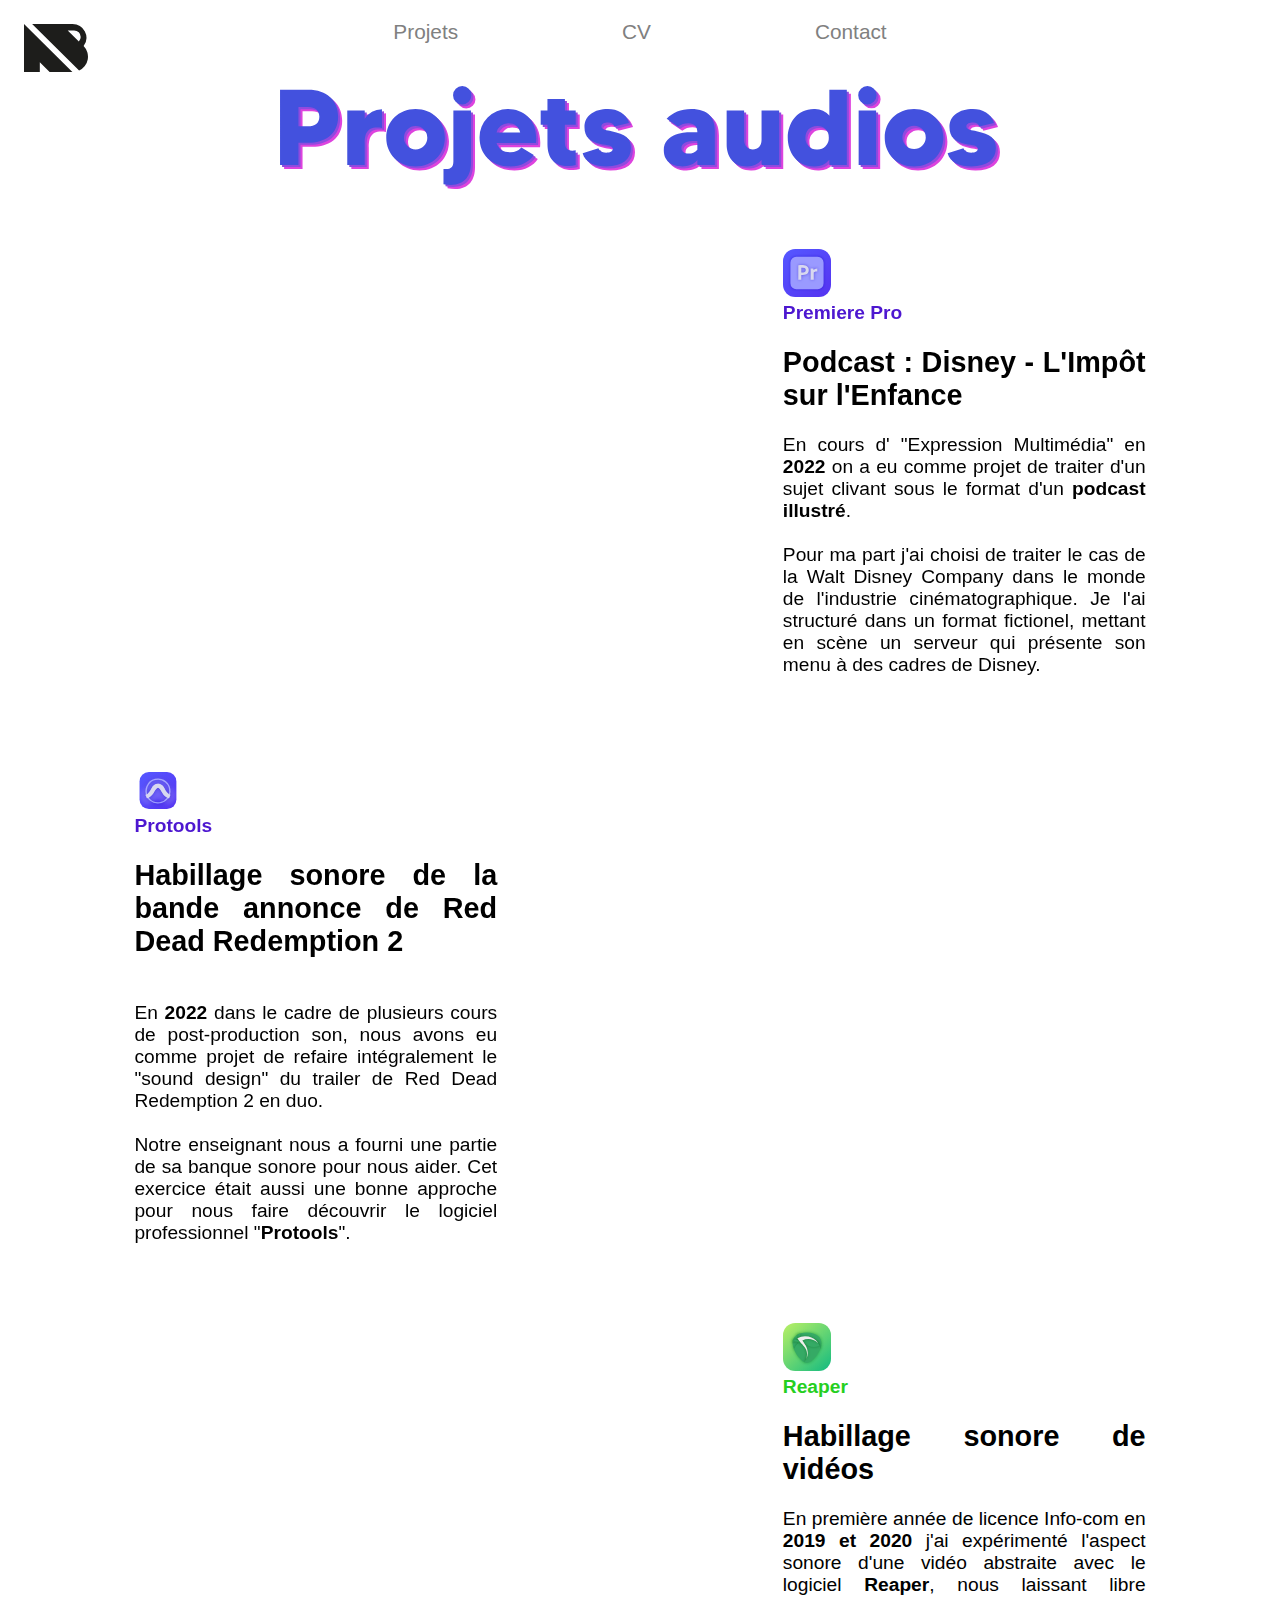
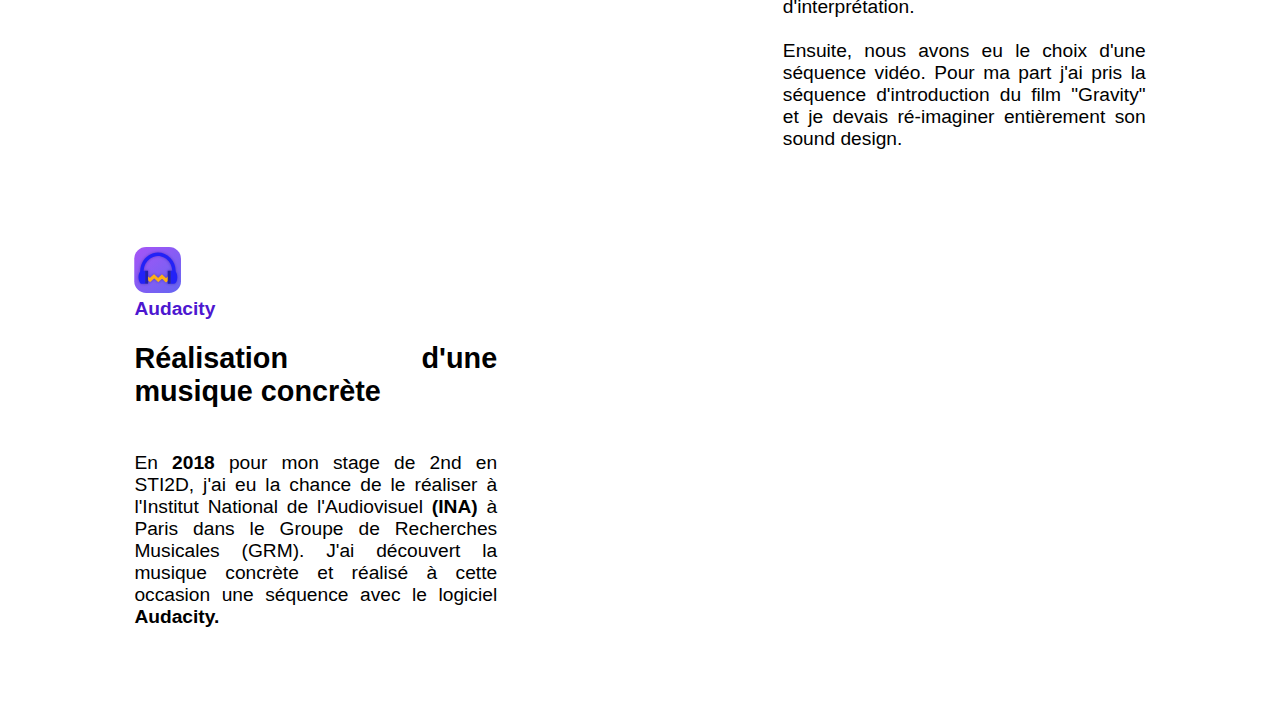
<file: projets audios.html>
<!DOCTYPE html>
<html lang="fr">
<head>
  <meta charset="UTF-8">
  <meta http-equiv="X-UA-Compatible" content="IE=edge">
  <meta name="viewport" content="width=device-width, initial-scale=1.0">
  <title>Projets audios - Nicolas Bariteau Portfolio</title>
  <link rel="stylesheet" href="styles.css">
  <style type="text/css">

  </style>
	<link rel="icon" type="image/svg" href="img/Logo site.svg" />
</head>
	
	
<header>
  <a href="index.html" ><img src="./img/NB new logo noir.svg" alt="" class="logo">
	</a>
	<nav>
    <a href="index.html#Projets">Projets</a>
    <a href="CV Nicolas Bariteau.pdf">CV</a>
    <a href="index.html#Contact">Contact</a>
    </nav>
		
</header>
<body>
	
	
<img src="img/Projets audios.svg" alt="" srcset="" class="titre">  
<article>
<div class="video_audios">

<iframe width="3000px" height="460px" src="https://www.youtube.com/embed/6Gorw2DA6W4" title="YouTube video player" frameborder="0" allow="accelerometer; autoplay; clipboard-write; encrypted-media; gyroscope; picture-in-picture" allowfullscreen></iframe>

<p class="pdroite">
	
<img src="img/Premiere Pro logo.svg" class="petitlogo">
<br>

	<span class="audacity"><strong>Premiere Pro</strong></span>
<br>
	<br>
	<span class="titre_description"><strong>Podcast : Disney - L'Impôt sur l'Enfance</strong></span>
	<br>
	<br>
  En cours d' "Expression Multimédia" en <strong>2022</strong> on a eu comme projet de traiter d'un sujet clivant sous le format d'un <strong>podcast illustré</strong>. <br>
	<br> Pour ma part j'ai choisi de traiter le cas de la Walt Disney Company dans le monde de l'industrie cinématographique. Je l'ai structuré dans un format fictionel, mettant en scène un serveur qui présente son menu à des cadres de Disney. 
</p>
	

</div>
	</article>
	<article>
<div class="video_audios">
	<p class="pgauche"> 
		<img src="img/Protools logo.svg" class="petitlogo">
<br>
	<span class="audacity"><strong>Protools</strong></span>
<br>
	<br>
	<span class="titre_description"><strong>Habillage sonore de la bande annonce de Red Dead Redemption 2</strong></span>
	<br>
	<br>
		<br>
    En <strong>2022</strong> dans le cadre de plusieurs cours de post-production son, nous avons eu comme projet de refaire intégralement le "sound design" du trailer de Red Dead Redemption 2 en duo. <br> <br>Notre enseignant nous a fourni une partie de sa banque sonore pour nous aider. Cet exercice était aussi une bonne approche pour nous faire découvrir le logiciel professionnel "<strong>Protools</strong>".</p>
	
	
	
<iframe width="3000px" height="460px" src="https://www.youtube.com/embed/Jw-74XwGP8E" title="YouTube video player" frameborder="0" allow="accelerometer; autoplay; clipboard-write; encrypted-media; gyroscope; picture-in-picture" allowfullscreen class="videoYT"></iframe>
	
  </div>

</article>
<article>
<div class="video_audios">

<iframe width="3000px" height="460px" src="https://www.youtube.com/embed/2j2NzDQdy-s" title="YouTube video player" frameborder="0" allow="accelerometer; autoplay; clipboard-write; encrypted-media; gyroscope; picture-in-picture" allowfullscreen></iframe>

<p class="pdroite">
	
<img src="img/Reaper logo.svg" class="petitlogo">
<br>

	<span class="reaper"><strong>Reaper</strong></span>
<br>
	<br>
	<span class="titre_description"><strong>Habillage sonore de vidéos</strong></span>
	<br>
	<br>
  En première année de licence Info-com en <strong>2019 et 2020</strong> j'ai expérimenté l'aspect sonore d'une vidéo abstraite avec le logiciel <strong>Reaper</strong>, nous laissant libre d'interprétation. <br>
<br>
  Ensuite, nous avons eu le choix d'une séquence vidéo. Pour ma part j'ai pris la séquence d'introduction du film "Gravity" et je devais ré-imaginer entièrement son sound design.</p>
	

</div>
	</article>
<article>
<div class="video_audios">
	<p class="pgauche"> 
		<img src="img/Audacity logo.svg" class="petitlogo">
<br>
	<span class="audacity"><strong>Audacity</strong></span>
<br>
	<br>
	<span class="titre_description"><strong>Réalisation d'une musique concrète</strong></span>
	<br>
	<br>
		<br>
    En <strong>2018</strong> pour mon stage de 2nd en STI2D, j'ai eu la chance de le réaliser à l'Institut National de l'Audiovisuel <strong>(INA)</strong> à Paris dans le Groupe de Recherches Musicales (GRM). J'ai découvert la musique concrète et réalisé à cette occasion une séquence avec le logiciel <strong>Audacity.</strong></p>
	
	
	
<iframe width="3000px" height="460px" src="https://www.youtube.com/embed/HICT0aD1Fs8" title="YouTube video player" frameborder="0" allow="accelerometer; autoplay; clipboard-write; encrypted-media; gyroscope; picture-in-picture" allowfullscreen class="videoYT"></iframe>
	
  </div>

</article>

</body>
</file>
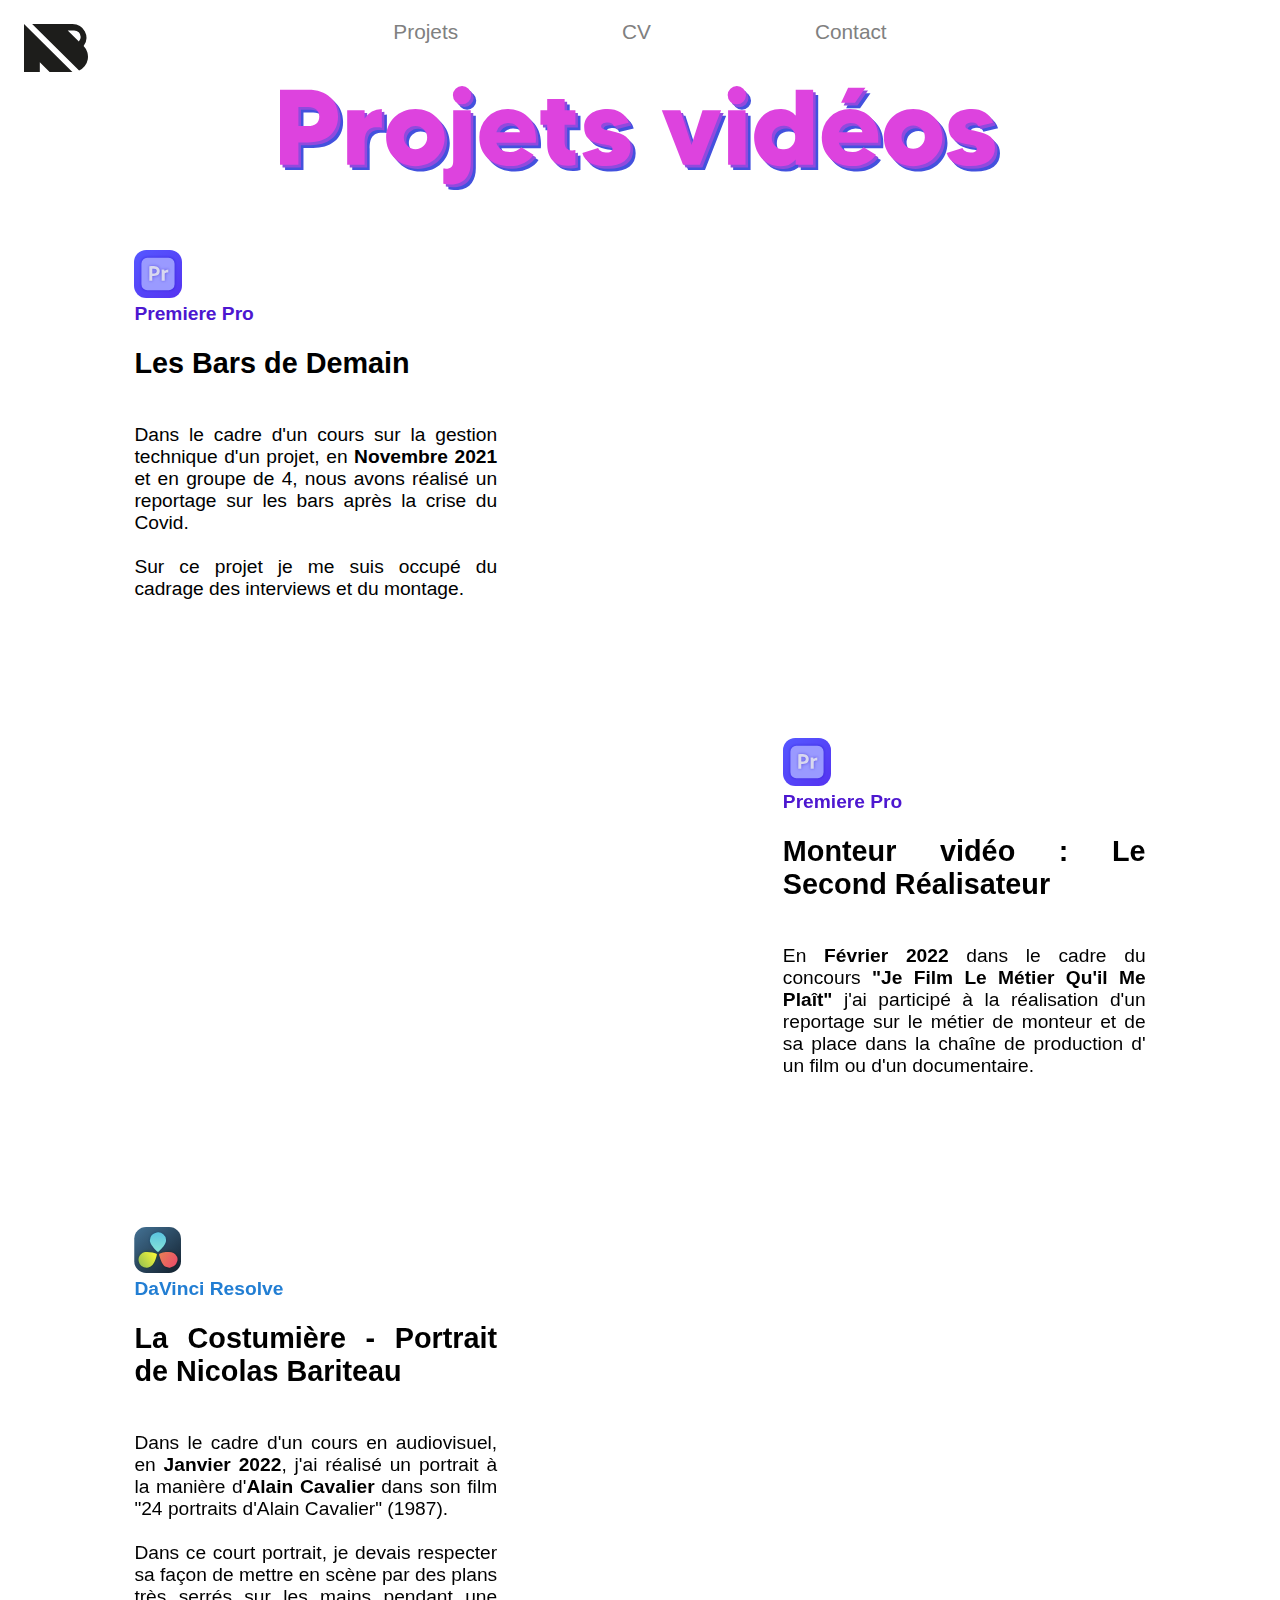
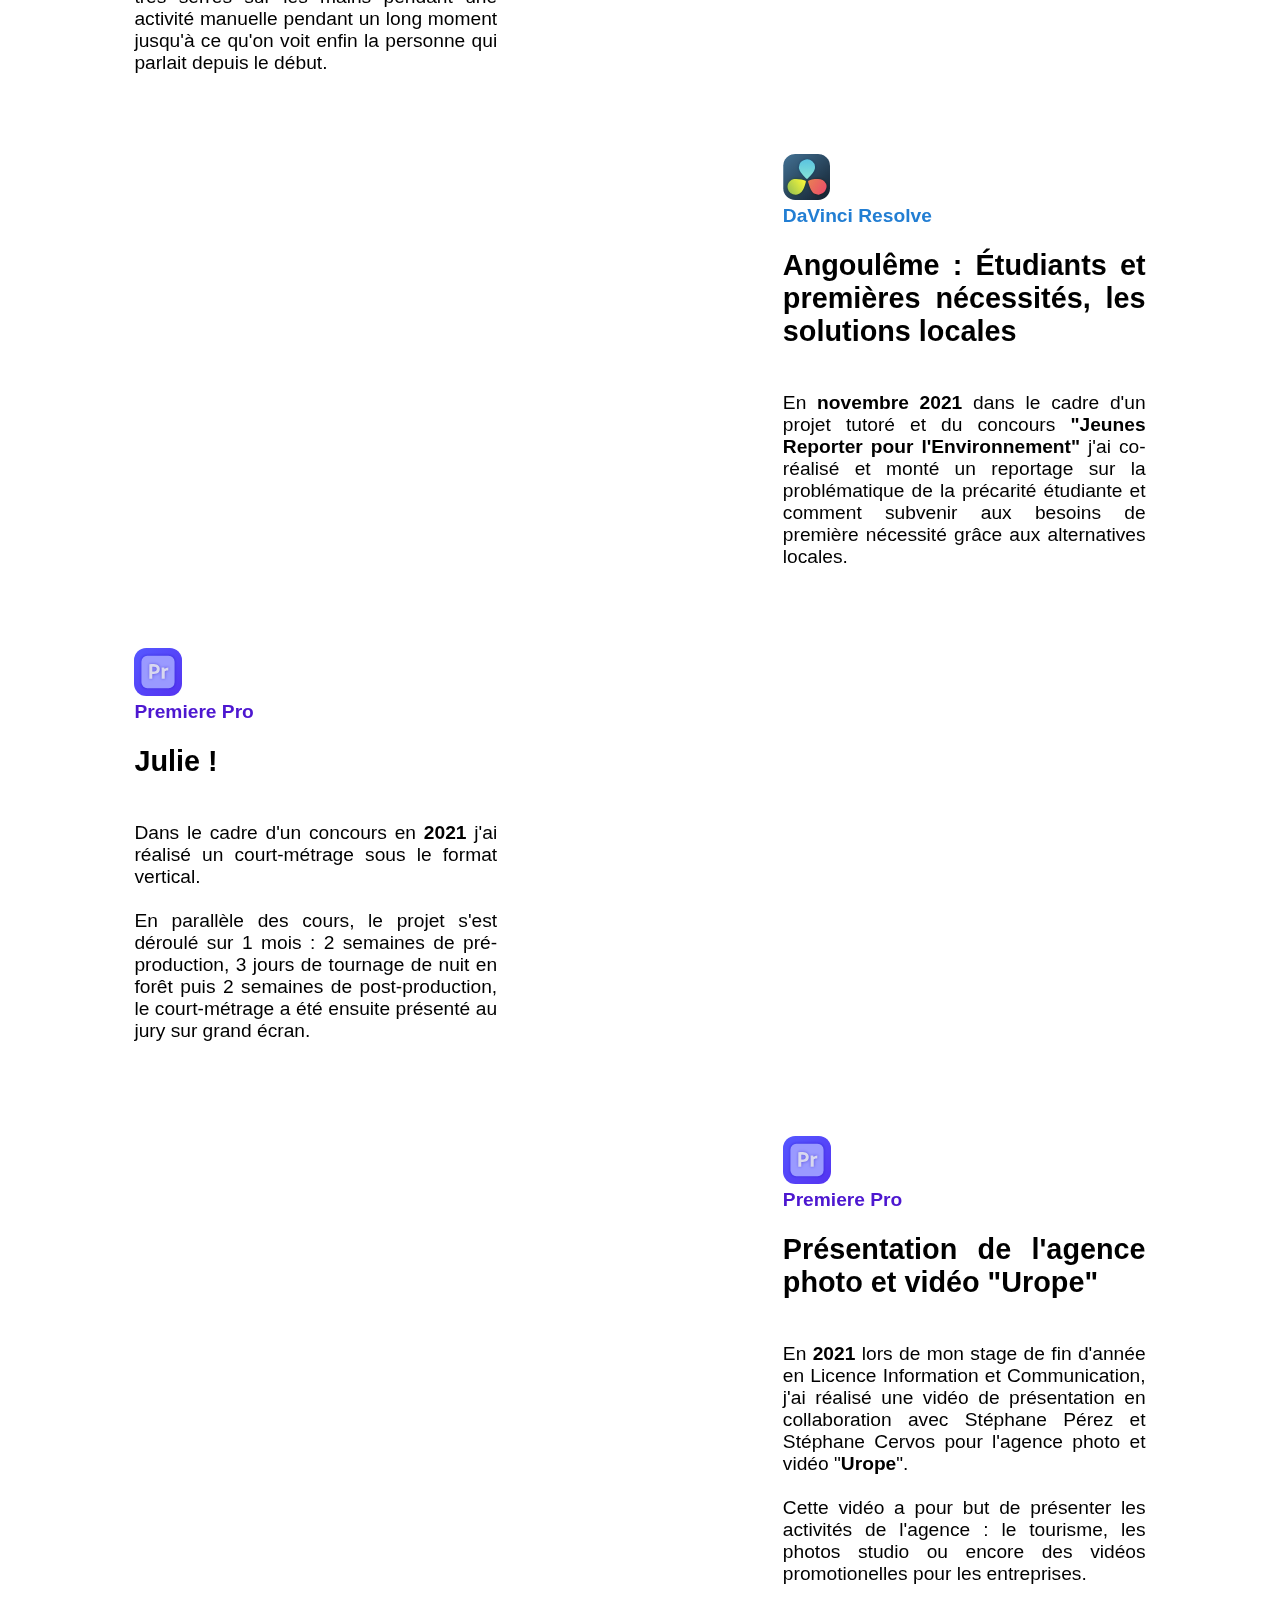
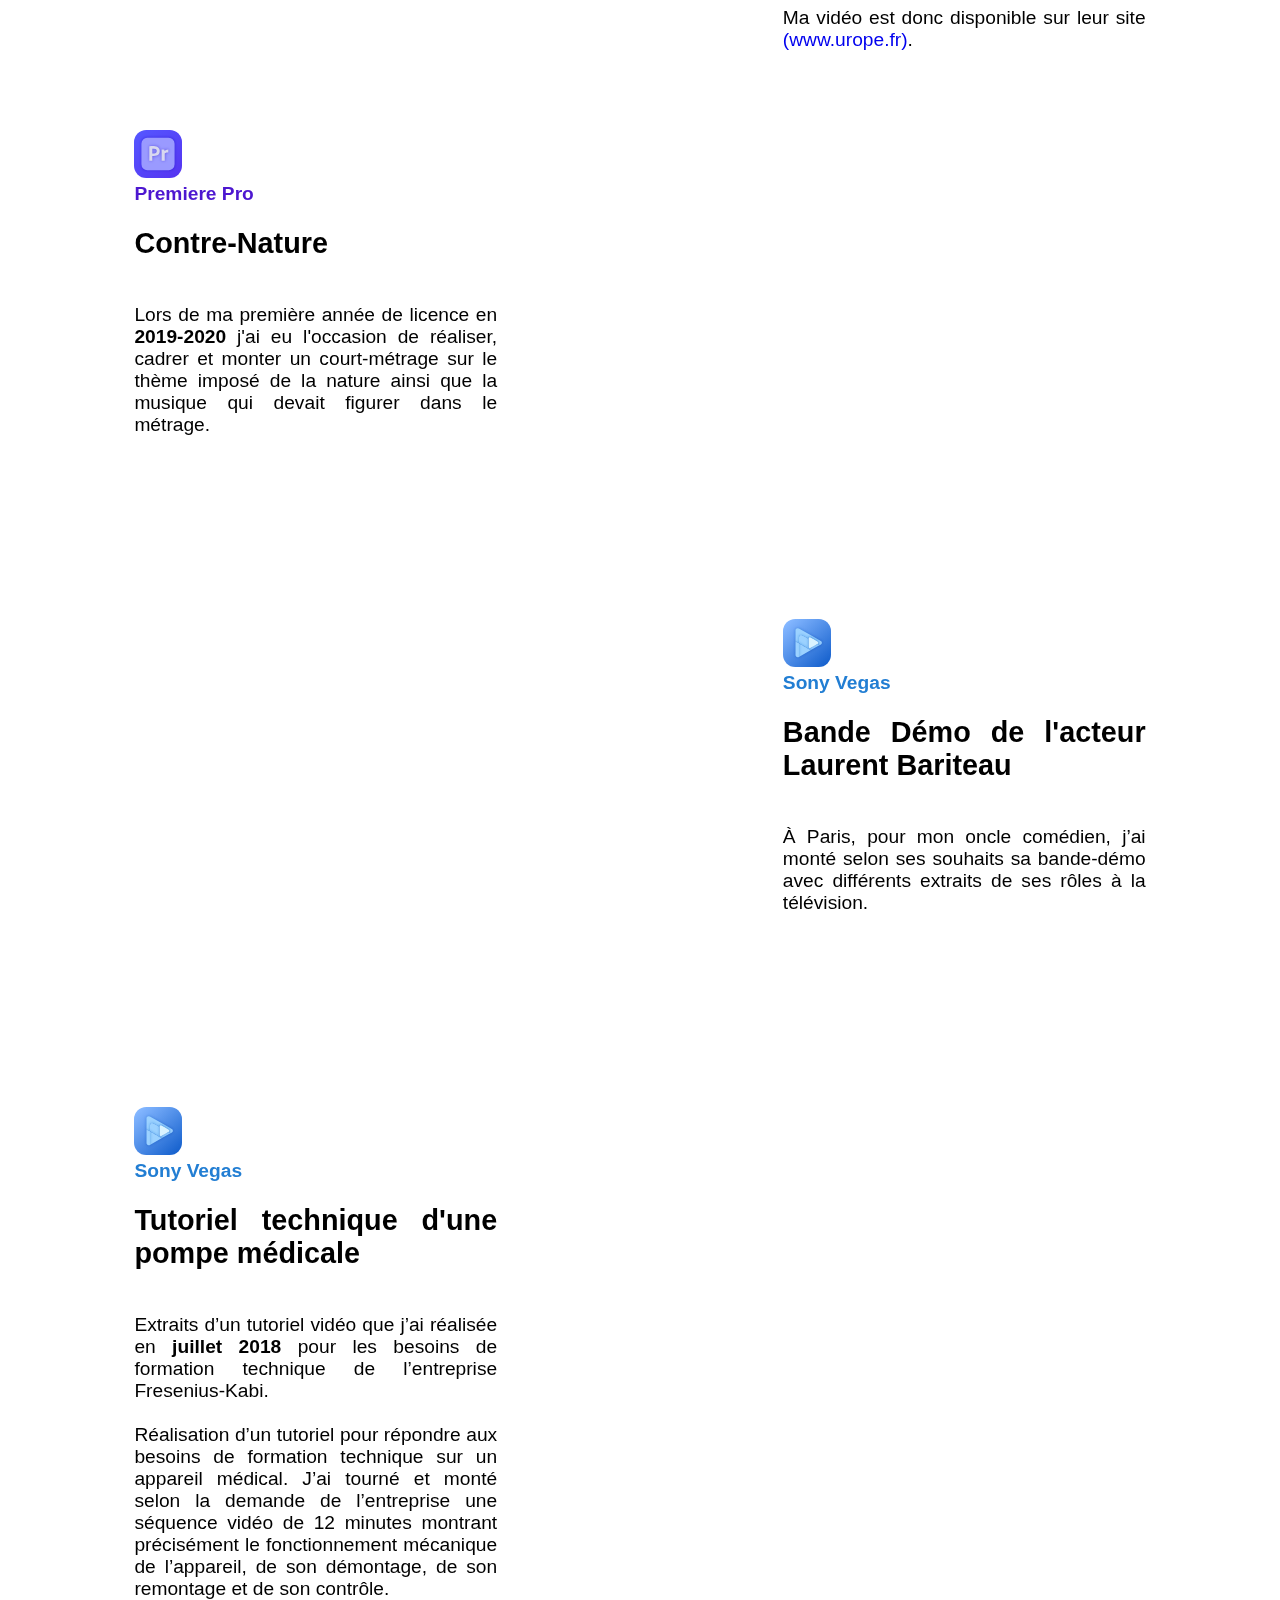
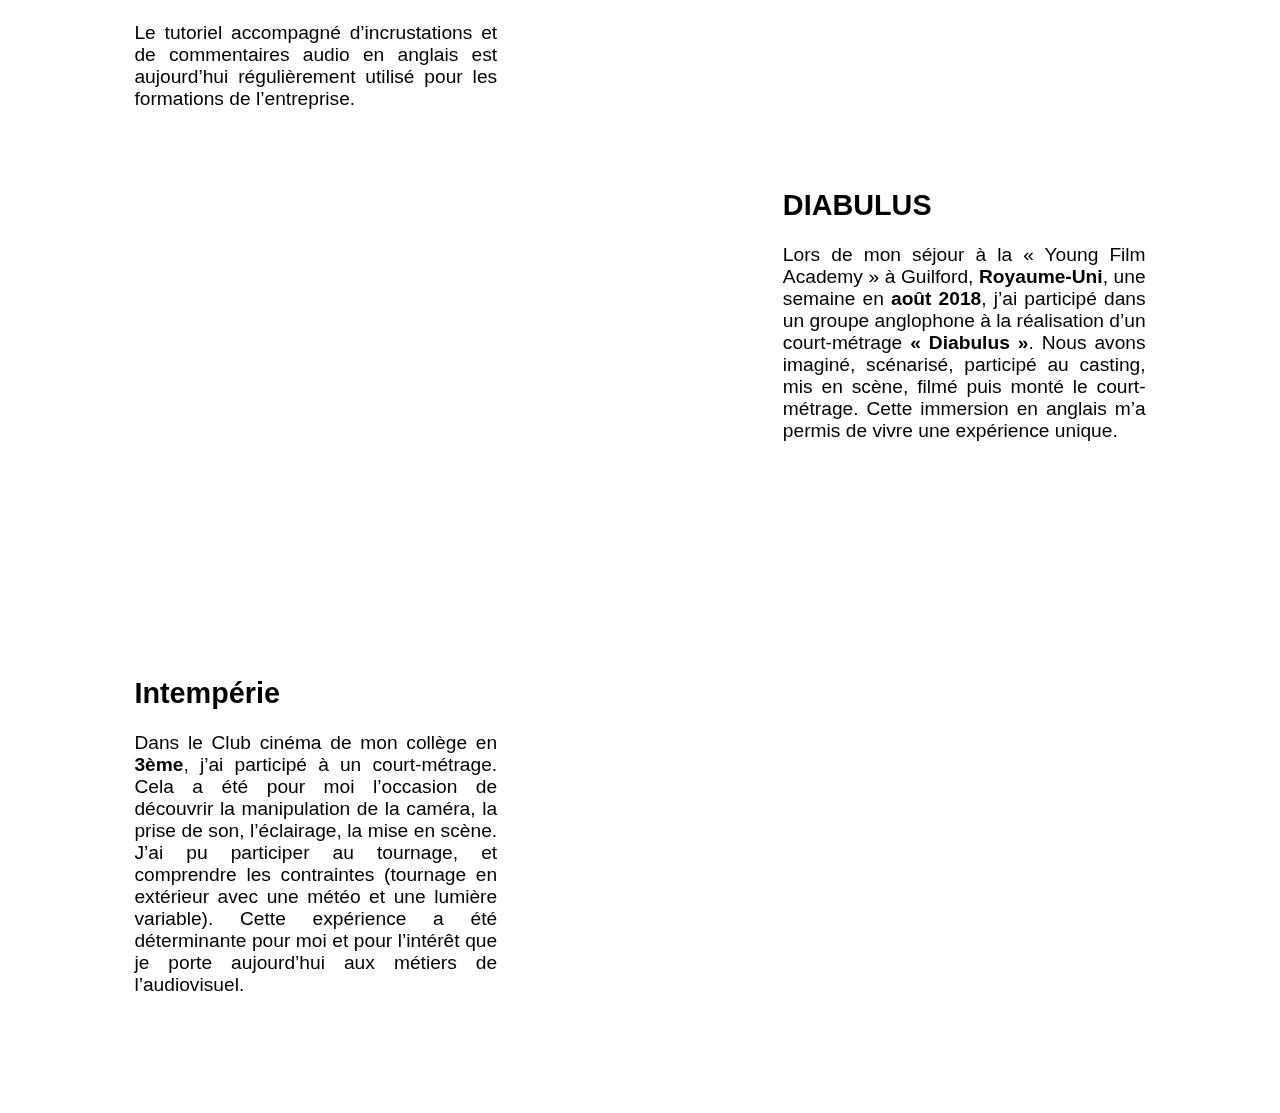
<file: projets vidéos.html>
<!DOCTYPE html>
<html lang="fr">
<head>
  <meta charset="UTF-8">
  <meta http-equiv="X-UA-Compatible" content="IE=edge">
  <meta name="viewport" content="width=device-width, initial-scale=1.0">
  <title>Projets vidéos - Nicolas Bariteau Portfolio</title>
  <link rel="stylesheet" href="styles.css">
  <style type="text/css">

  </style>
	<link rel="icon" type="image/svg" href="img/Logo site.svg" />
</head>
	
	
<header>
  <a href="index.html" ><img src="./img/NB new logo noir.svg" alt="" class="logo">
	</a>
	<nav>
    <a href="index.html#Projets">Projets</a>
    <a href="CV Nicolas Bariteau.pdf">CV</a>
    <a href="index.html#Contact">Contact</a>
    </nav>
		
</header>
<body>
	
	
<img src="img/Projets vidéos titre.svg" alt="" srcset="" class="titre">  

<article>
	
	<div class="video_audios">
	<p class="pgauche"> 
		
		<img src="img/Premiere Pro logo.svg" class="petitlogo">
<br>
		<span class="audacity"><strong>Premiere Pro</strong></span> <br>
	<br>
	<span class="titre_description"><strong>Les Bars de Demain</strong></span>
	<br>
	<br>
		<br>
		Dans le cadre d'un cours sur la gestion technique d'un projet, en <strong> Novembre 2021</strong> et en groupe de 4, nous avons réalisé un reportage sur les bars après la crise du Covid. 
		<br>
		<br>
		Sur ce projet je me suis occupé du cadrage des interviews et du montage. </p>
	
<iframe width="3000px" height="425px" src="https://www.youtube.com/embed/Q66QMLOKxTo" title="YouTube video player" frameborder="0" allow="accelerometer; autoplay; clipboard-write; encrypted-media; gyroscope; picture-in-picture" allowfullscreen class="videoYT"></iframe>
	
  </div>
	<div class="video_audios">
		

<iframe width="3000px" height="425px" src="https://www.youtube.com/embed/KRknhFFJDlA" title="YouTube video player" frameborder="0" allow="accelerometer; autoplay; clipboard-write; encrypted-media; gyroscope; picture-in-picture" allowfullscreen></iframe>
	
<p class="pdroite"> 
	<img src="img/Premiere Pro logo.svg" class="petitlogo">
	
<br>
	<span class="audacity"><strong>Premiere Pro</strong></span> <br>
	<br>
	<span class="titre_description"><strong>Monteur vidéo : Le Second Réalisateur</strong></span> <br>
	<br>
		<br>
	En <strong>Février 2022</strong> dans le cadre du concours <strong>"Je Film Le Métier Qu'il Me Plaît"</strong> j'ai participé à la réalisation d'un reportage sur le métier de monteur et de sa place dans la chaîne de production d' un film ou d'un documentaire. <br>

	

</p>
	</div>
	<div class="video_audios">
	<p class="pgauche"> 
		
		<img src="img/Resolve Logo.svg" class="petitlogo">
<br>
		<span class="lightroom"><strong>DaVinci Resolve</strong></span> <br>
	<br>
	<span class="titre_description"><strong>La Costumière - Portrait de Nicolas Bariteau</strong></span>
	<br>
	<br>
		<br>
		Dans le cadre d'un cours en audiovisuel, en <strong> Janvier 2022</strong>, j'ai réalisé un portrait à la manière d'<strong>Alain Cavalier</strong> dans son film "24 portraits d'Alain Cavalier" (1987). <br><br> Dans ce court portrait, je devais respecter sa façon de mettre en scène par des plans très serrés sur les mains pendant une activité manuelle pendant un long moment jusqu'à ce qu'on voit enfin la personne qui parlait depuis le début. </p>
	
<iframe width="3000px" height="425px" src="https://www.youtube.com/embed/FFnBg41SyTg" title="YouTube video player" frameborder="0" allow="accelerometer; autoplay; clipboard-write; encrypted-media; gyroscope; picture-in-picture" allowfullscreen class="videoYT"></iframe>
	
  </div>
	
<div class="video_audios">

<iframe width="3000px" height="425px" src="https://www.youtube.com/embed/gftAY7UX92w" title="YouTube video player" frameborder="0" allow="accelerometer; autoplay; clipboard-write; encrypted-media; gyroscope; picture-in-picture" allowfullscreen></iframe>
	
<p class="pdroite"> 
	<img src="img/Resolve Logo.svg" class="petitlogo">
<br>
	<span class="lightroom"><strong>DaVinci Resolve</strong></span> <br>
	<br>
	<span class="titre_description"><strong>Angoulême : Étudiants et premières nécessités, les solutions locales</strong></span> <br>
	<br>
		<br>
	En <strong>novembre 2021</strong> dans le cadre d'un projet tutoré et du concours <strong>"Jeunes Reporter pour l'Environnement"</strong> j'ai co-réalisé et monté un reportage sur la problématique de la précarité étudiante et comment subvenir aux besoins de première nécessité grâce aux alternatives locales. <br>

	

</p></div>
	<div class="video_audios">
	<p class="pgauche"> 
		<img src="img/Premiere Pro logo.svg" class="petitlogo">
<br>
	<span class="audacity"><strong>Premiere Pro</strong></span> <br>
	<br>
	<span class="titre_description"><strong>Julie !</strong></span>
	<br>
	<br>
		<br>
		Dans le cadre d'un concours en <strong>2021</strong> j'ai réalisé un court-métrage sous le format vertical. <br><br> En parallèle des cours, le projet s'est déroulé sur 1 mois : 2 semaines de pré-production, 3 jours de tournage de nuit en forêt puis 2 semaines de post-production, le court-métrage a été ensuite présenté au jury sur grand écran. </p>
	
<iframe width="3000px" height="425px" src="https://www.youtube.com/embed/efdFZn977-4" title="YouTube video player" frameborder="0" allow="accelerometer; autoplay; clipboard-write; encrypted-media; gyroscope; picture-in-picture" allowfullscreen class="videoYT"></iframe>
	
  </div>
	<div class="video_audios">

<iframe width="3000px" height="425px" src="https://www.youtube.com/embed/hrCroL5qF6o" title="YouTube video player" frameborder="0" allow="accelerometer; autoplay; clipboard-write; encrypted-media; gyroscope; picture-in-picture" allowfullscreen></iframe>
	
<p class="pdroite"> 
	<img src="img/Premiere Pro logo.svg" class="petitlogo">
<br>
	<span class="audacity"><strong>Premiere Pro</strong></span> <br>
	<br>
	<span class="titre_description"><strong>Présentation de l'agence photo et vidéo "Urope"</strong></span> <br>
	<br>
		<br>
	En <strong>2021</strong> lors de mon stage de fin d'année en Licence Information et Communication, j'ai réalisé une vidéo de présentation en collaboration avec Stéphane Pérez et Stéphane Cervos pour l'agence photo et vidéo "<strong>Urope</strong>". <br><br>Cette vidéo a pour but de présenter les activités de l'agence : le tourisme, les photos studio ou encore des vidéos promotionelles pour les entreprises. <br>
<br>
Ma vidéo est donc disponible sur leur site <a href="https://www.urope.fr"> (www.urope.fr)</a>. </p>
	

</div>
	<div class="video_audios">
	<p class="pgauche"> 
		<img src="img/Premiere Pro logo.svg" class="petitlogo">
<br>
	<span class="audacity"><strong>Premiere Pro</strong></span> <br>
	<br>
	<span class="titre_description"><strong>Contre-Nature</strong></span>
	<br>
	<br>
		<br>
		Lors de ma première année de licence en <strong>2019-2020</strong> j'ai eu l'occasion de réaliser, cadrer et monter un court-métrage sur le thème imposé de la nature ainsi que la musique qui devait figurer dans le métrage.</p>
	
	
	
<iframe width="3000px" height="425px" src="https://www.youtube.com/embed/PjQJ6ObQAco" title="YouTube video player" frameborder="0" allow="accelerometer; autoplay; clipboard-write; encrypted-media; gyroscope; picture-in-picture" allowfullscreen class="videoYT"></iframe>
	
  </div>
<div class="video_audios">

<iframe width="3000px" height="425px" src="https://www.youtube.com/embed/FX_EmO-oY7Y" title="YouTube video player" frameborder="0" allow="accelerometer; autoplay; clipboard-write; encrypted-media; gyroscope; picture-in-picture" allowfullscreen></iframe>
	
<p class="pdroite"> 
	<img src="img/Vegas logo.svg" class="petitlogo">
<br>
	<span class="lightroom"><strong>Sony Vegas</strong></span> <br>
	<br>
	<span class="titre_description"><strong>Bande Démo de l'acteur Laurent Bariteau</strong></span> <br>
	<br>
		<br>
	À Paris, pour mon oncle comédien, j’ai monté selon ses souhaits sa bande-démo avec différents extraits de ses rôles à la télévision.</p>
	

</div>
	</article>
<article>
<div class="video_audios">
	<p class="pgauche"> 
		<img src="img/Vegas logo.svg" class="petitlogo">
<br>
	<span class="lightroom"><strong>Sony Vegas</strong></span>
<br>
	<br>
	<span class="titre_description"><strong>Tutoriel technique d'une pompe médicale</strong></span>
	<br>
	<br>
		<br>Extraits d’un tutoriel vidéo que j’ai réalisée en <strong>juillet 2018</strong> pour les besoins de formation technique de l’entreprise Fresenius-Kabi.<br>
      <br>
    Réalisation d’un tutoriel pour répondre aux besoins de formation technique sur un appareil médical. J’ai tourné et monté selon la demande de l’entreprise une séquence vidéo de 12 minutes montrant précisément le fonctionnement mécanique de l’appareil, de son démontage, de son remontage et de son contrôle.<br>
    <br>
    Le tutoriel accompagné d’incrustations et de commentaires audio en anglais est aujourd’hui régulièrement utilisé pour les formations de l’entreprise.</p>
	
	
	
<iframe width="3000px" height="425px" src="https://www.youtube.com/embed/N24_mpptq-s" title="YouTube video player" frameborder="0" allow="accelerometer; autoplay; clipboard-write; encrypted-media; gyroscope; picture-in-picture" allowfullscreen class="videoYT"></iframe>
	
  </div>
	<div class="video_audios">
		
	<iframe width="3000px" height="425px" src="https://www.youtube.com/embed/6g-AhajyGwo" title="YouTube video player" frameborder="0" allow="accelerometer; autoplay; clipboard-write; encrypted-media; gyroscope; picture-in-picture" allowfullscreen></iframe>
	
<p class="pdroite">
	
	<span class="titre_description"><strong>DIABULUS</strong></span>
	<br>
	<br>
	 Lors de mon séjour à la « Young Film Academy » à Guilford, <strong>Royaume-Uni</strong>, une semaine en <strong>août 2018</strong>, j’ai participé dans un groupe anglophone à la réalisation d’un court-métrage <strong>« Diabulus »</strong>. Nous avons imaginé, scénarisé, participé au casting, mis en scène, filmé puis monté le court-métrage. Cette immersion en anglais m’a permis de vivre une expérience unique.</p>
	

</div>
	</article>
<article>
<div class="video_audios">
	
	<p class="pgauche"> 
	
	<span class="titre_description"><strong>Intempérie</strong></span>
	<br>
	<br>Dans le Club cinéma de mon collège en <strong>3ème</strong>, j’ai participé à un court-métrage. Cela a été pour moi l’occasion de découvrir la manipulation de la caméra, la prise de son, l’éclairage, la mise en scène. J’ai pu participer au tournage, et comprendre les contraintes (tournage en extérieur avec une météo et une lumière variable). Cette expérience a été déterminante pour moi et pour l’intérêt que je porte aujourd’hui aux métiers de l’audiovisuel.</p>
	
	
	
<iframe style="width:3000px;height:425px;left:0px;top:0px;overflow:hidden" frameborder="0" type="text/html" src="https://www.dailymotion.com/embed/video/k4qb043w3KFu1xwNpgN" width="200%" height="300%" allowfullscreen > </iframe>

	
  </div>

</article>

</body>
</file>
<file: styles.css>
.logo {
	width: 4em;
}
.petitlogo
{
	width: 2.5em;
}


.photobio
{
	margin-top: 1.5%;
	width: 200px;
	height: 15%;
	border-radius: 100%;
	box-shadow: 0px 0px 10px 3px rgba(0, 0, 0, .3);
}

.reaper
{
	color: #26CF1F;
	font-family: 'Montserrat', sans-serif;
}

.audacity
{
	color: #4D17D0;
	font-family: 'Montserrat', sans-serif;
}

.blender
{
	color: #E43F21;
	font-family: 'Montserrat', sans-serif;
}
.lightroom
{
	color: #227ED3;
	font-family: 'Montserrat', sans-serif;
}

.AE
{
	color: #421DDB;
	font-family: 'Montserrat', sans-serif;
}
.illustrator
{
	color: #EDBF1D;
	font-family: 'Montserrat', sans-serif;
}
.titre_description
{
	font-size: 1.5em;
	font-family: 'Montserrat', sans-serif;
}


header {
	padding: 1rem;
	
}

.titrecontact
{
	margin: auto;
	display: flex;
	margin-top: 10%;
	margin-bottom: 5%;
	width: 15em;
}

.titre
{
	margin: auto;
	display: flex;
	margin-top: 2%;
	width: 45em;
}


.titre_affiches
{
	margin: auto;
	display: flex;
	margin-top: 2%;
	width: 35em;
}

.titre_logos
{
	margin: auto;
	display: flex;
	margin-top: 2%;
	width: 25em;
}
@media(min-width: 0px) and (max-width: 767px)
{ 
	.photobio
	{
		width: 0%;
		box-shadow: 0px 0px 0px 0px rgba(0, 0, 0, .3);
	}
	.pdroite
	{
	 font-size: 12px;
	margin-left: %;
	}
	.logo
	{
		width: 15%; 
	}
	.container
	{
		display:inline-flex;
	}
	
	.body
	{
		padding-left: 5px;
		padding-right: 5px;
	}
	
}
@media(min-width: 768px) and (max-width: 1388px)
{
    .titre_affiches
	{
	 width :31%;	
	}
}
@media(min-width: 768px) and (max-width: 1388px)
{
    .titre_logos
	{
	 width :31%;	
	}
}
@media(max-width: 767px)
{	
	  .titre
	{
	 width :60%;	
	}
}
/* Ellipse 2 */
.cercle
{
	
border-radius: 100px;
width: 191px;
height: 191px;
left: 1097px;
top: 1087px;

background: linear-gradient(96.43deg, #864AD1 5.15%, #4351DE 94.81%), #C4C4C4;
	background-size: 110%;
	background-position: left;
	transition: transform 0.3s, background-position 2s;
	
	
}
	

/* Ellipse 3 */
.cercle2 {

border-radius: 100px;

width: 191px;
height: 191px;
left: 1097px;
top: 1087px;

background: linear-gradient(96.39deg, #FA0300 6.2%, #FF9300 93.13%);
background-size: 110%;
	background-position: left;
	transition: transform 0.3s, background-position 2s;

}

.cercle:hover
{
	background-position: right;
	transform: scale(1.2);
	transition:all is ease-in-out;
}

.cercle2:hover
{
	background-position: right;
	transform: scale(1.2);
	transition:all is ease-in-out;
}

.bullesAV
{
	display: inline-block;     
   position: relative;    
   z-index: 1;     
   padding-top: 2em;
    padding-right: 2em;
    padding-bottom: 3em;
    padding-left: 2em;   
   margin-top: -2em;
    margin-right: -2em;
    margin-bottom: -2em;
   margin-left: -1em;
}



.bullesGPH
{
	display: inline-block;     
   position: relative;    
   z-index: 1;     
   padding-top: 2em;
    padding-right: 2em;
    padding-bottom: 3em;
    padding-left: 2em;   
   margin-top: -2em;
    margin-right: -2em;
    margin-bottom: -2em;
    margin-left: -0.7em;
}


.barre
{

width: 220px;
height: 5px;
left: 852px;
top: 1180px;

background: #4E4E4E;
border-radius: 21px;
margin-top: 93px;
}

@media(min-width: 768px) and (max-width: 1388px)
{ 
	.barre
	{
		width: 20%;
	}
}

@media(max-width: 1305px)
{
 	.barre
	{
		width: 0%;
	}
}

/* Rectangle 7 */
.bullesCV
{
width: 200px;
height: 75px;
left: 862px;
top: 1543px;

background: linear-gradient(96.39deg, #8F8F8F 6.2%, #2C2C2C 93.13%);
border-radius: 37.5px;
}

.bullesHyscom
{
width: 450px;
height: 70px;
left: 862px;
top: 1543px;

background: linear-gradient(96.39deg, #208af7 6.2%, #043f86 93.13%);
border-radius: 37.5px;
}

.bullesPhare
{
width: 450px;
height: 70px;
left: 862px;
top: 1543px;

background: linear-gradient(96.39deg, #FA0300 6.2%, #FF9300 93.13%);
	
border-radius: 37.5px;
}

.containerCV
{
	height: 200px;
	display: flex;
	align-items: center;
	justify-content: center;
}

.cvnom
{
	text-align: center;
	margin-top: 12%;
}

.hyscomnom
{
	text-align: center;
	margin-top: 5%;
}

.container
{
	margin-top: 8%;
	display: flex;
	justify-content: space-between;
	align-content: space-between;
	padding-right: 30%;
	padding-left: 30%;
}

.containerAV_GRPH
{

	margin-top: 7%;
	display: flex;
	justify-content: space-between;
	align-content: space-between;
	padding-right: 20%;
	padding-left: 20%;

}
@media(min-width: 768px) and (max-width: 1388px)
{
	.containerAV_GRPH
	{
		padding-right: 10%;
	padding-left: 10%;
	}
}

.AV_GRPHContain_vid
{
	width: 15rem;
	transition: transform 0.1s;
		
}

.AV_GRPHContain_audio
{
	width: 15rem;
	transition: transform 0.1s;
}

.AV_GRPHContain_photo 
{
	width: 15rem;
	transition: transform 0.1s;
	
}

.AV_GRPHContain_vid:hover
{
	transform: scale(1.07);
	transition:all is ease-in-out;
		
}

.AV_GRPHContain_audio:hover
{
	transform: scale(1.07);
	transition:all is ease-in-out;
}

.AV_GRPHContain_photo:hover 
{
	transform: scale(1.07);
	transition:all is ease-in-out;

}

.AV_GRPHContain_motion
{
	width: 15rem;
	transition: transform 0.1s;
		
}

.AV_GRPHContain_3D
{
	width: 15rem;
	transition: transform 0.1s;
}

.AV_GRPHContain_affiches
{
	width: 15rem;
	transition: transform 0.1s;
	
}

.AV_GRPHContain_motion:hover
{
	transform: scale(1.07);
	transition:all is ease-in-out;
		
}

.AV_GRPHContain_3D:hover
{
	transform: scale(1.07);
	transition:all is ease-in-out;
}

.AV_GRPHContain_affiches:hover 
{
	transform: scale(1.07);
	transition:all is ease-in-out;

}



/* Rectangle 9 */
.rectangle_audio
{
	

width: 244px;
height: 51px;
left: 261px;
top: 770px;

background: #4351DE;
border-radius: 25.5px;
	margin-top: -6%;
}

/* Rectangle 10 */
.rectangle_video
{
width: 244px;
height: 51px;
left: 838px;
top: 770px;

background: #DD43DE;
border-radius: 25.5px;
	margin-top: -6%;
	margin-left: 
}

/* Rectangle 11 */

.rectangle_photo
{
width: 244px;
height: 51px;
left: 1412px;
top: 770px;

background: #0DA4D2;
border-radius: 25.5px;
margin-top: -6%;
margin-right: -1%;
}

.titre_section_AV_GRPH
{
	margin-top: 11px;
}
	
/* Rectangle 9 */
.rectangle_motion {
width: 244px;
height: 51px;
left: 399px;
top: 796px;

background: #F23D3D;
border-radius: 25.5px;
	margin-top: -6%;
}

/* Rectangle 10 */
.rectangle_affiche
{
	width: 244px;
height: 51px;
left: 841px;
top: 796px;

background: #E29700;
border-radius: 25.5px;
	margin-top: -6%;

}


/* Rectangle 8 */
.rectangle_3D
{
width: 244px;
height: 51px;
left: 1274px;
top: 796px;

background: #EF4D29;
border-radius: 25.5px;
	margin-top: -6%;
}


.Gravity
{
	margin-top: 10%;
}
.video_audios
{
	display: flex;
	margin-top: 5%;
	
	
	justify-content: space-between;
	align-content: space-between;
	padding-right: 10%;
	padding-left: 10%;
}

.Bio_index
{
	display: flex;
	margin-top: 10%;
	margin-bottom: -2%;
	
	
	justify-content: space-between;
	align-content: space-between;
	padding-right: 15%;
	padding-left: 15%;
}

.bande_index
{
	display: flex;
	margin-top: 7%;
	margin-bottom: -2%;
	
	
	justify-content: space-between;
	align-content: space-between;
	padding-right: 35%;
	padding-left: 35%;
	
}

.pdroite
{
	margin-left: 5%;
	margin-top: -0.3%;
}

.pdroiteaffiche
{
	margin-left: 20%;
	margin-top: 14%;
}

.pphoto
{
	
	margin-top: 5%;
	margin-bottom: 5%;
	
	
	justify-content: space-between;
	align-content: space-between;
	padding-right: 10%;
	padding-left: 10%;
	width: 80%;
	
}

.pgauche
{
	margin-top: -0.3%;
	margin-right: 5%;
}
.pcentre
{
	margin-top: -0.3%;
	margin-right: 5%;
}
p 
{
	font-family: 'Montserrat', sans-serif;
	font-size: 1.2rem;
	text-align: justify;
	width: 180%;
}

.icon
{
	width: 5%;
	position: absolute;
	right: 100
}

.Photos
{
	width: 640px;
	height: 427px;
	border-radius: 7px;
	box-shadow: 5px 5px 2px 1px rgba(0, 0, 0, .2);
	
}

.Photoscarre
{
	width: 640px;
	height: 640px;
	border-radius: 7px;
	box-shadow: 5px 5px 2px 1px rgba(0, 0, 0, .2);
}
.Photos_galerie
{
	display: flex;
	margin-top: 5%;
	
	
	justify-content: space-between;
	align-content: space-between;
	padding-right: 10%;
	padding-left: 10%;
}

@media(min-width: 768px) and (max-width: 1388px)
{

.Photos
	{
		width: 427px;
		height: 285px;
		
	}
.Photos_galerie
{
	display: flex;
	margin-top: 5%;
	
	
	justify-content: space-between;
	align-content: space-between;
	padding-right: 10%;
	padding-left: 10%;
}
}

.Model
{
	width: 640px;
	height: 360px;
	border-radius: 7px;
	box-shadow: 5px 5px 2px 1px rgba(0, 0, 0, .2);
}
.Modelgalery
{
	display: flex;
	margin-top: 5%;
	
	
	justify-content: space-between;
	align-content: space-between;
	padding-right: 10%;
	padding-left: 10%;
}

.Modelgalery_2
{
	margin-top: 5%;
	
	
	justify-content: space-between;
	align-content: space-between;
	padding-right: 10%;
	padding-left: 10%;
	margin-top: -19.6%;
}
.Modelgalery_3
{
	display: flex;
	margin-top: 5%;
	
	justify-content: space-between;
	align-content: space-between;
	padding-right: 10%;
	padding-left: 10%;
}
.Modelgalery_4
{
	display: flex;
	margin-top: -3%;
	
	justify-content: space-between;
	align-content: space-between;
	padding-right: 10%;
	padding-left: 10%; }

.Model_chien
{
	width: 637px;
	height: 900px;
	border-radius: 7px;
	box-shadow: 5px 5px 2px 1px rgba(0, 0, 0, .2);
}

.Model_tresor
{
	width: 640px;
	height: 360px;
	margin-top: -35.75%;
	border-radius: 7px;
	box-shadow: 5px 5px 2px 1px rgba(0, 0, 0, .2);
}
.Model_ciel
{
	margin-top: 10%;
	width: 640px;
	height: 400px;
	border-radius: 7px;
	box-shadow: 5px 5px 2px 1px rgba(0, 0, 0, .2);
}
.Model_fenetre
{
	
	width: 640px;
	height: 640px;
	border-radius: 7px;
	box-shadow: 5px 5px 2px 1px rgba(0, 0, 0, .2);

}

.Model_robot
{
	
	width: 640px;
	height: 480px;
	border-radius: 7px;
	box-shadow: 5px 5px 2px 1px rgba(0, 0, 0, .2);
	}
	
@media(min-width: 768px) and (max-width: 1388px)
{
	

.Model
	{
		width: 426px;
		height: 240px;
		
	}
.Model_chien
	{
		width: 477px;
		height: 675px;
	}
	
.Model_ciel
	{
		margin-top: 20%;
		width: 426px;
		height: 240px;
	}

.Model_fenetre
{
	
	width: 475px;
	height: 475px;
	}
.Model_robot
{
	
	width: 426px;
	height: 304px;
	}
}
.Affiche_galerie
{
	display: flex;
	margin-top: 5%;
	
	
	justify-content: space-between;
	align-content: space-between;
	padding-right: 10%;
	padding-left: 20%;
}
.affiche
{
	width: 70%;
	border-radius: 7px;
	box-shadow: 0px 0px 45px 7px rgba(0, 0, 0, .3);
}
.affichesolo
{
	width: 130%;
	border-radius: 7px;
	box-shadow: 0px 0px 45px 7px rgba(0, 0, 0, .3);
	margin-left: 5%;
}

.log
{
	width: 70%;
}

nav {
    display: block;
	margin-top: -3.5rem;
	text-align: center;
	
}

nav a {
font-size: 1.3rem;
color: grey;
padding: 5rem;
list-style: none;
text-decoration: none;
	transition: color 0.2s;
}

a
{
	font-family: 'Montserrat', sans-serif;
	text-decoration: none;
	
}

nav a:hover {
  color: black ;
  transform: scale(1.4);

}


.mail
{
	font-color: black;
	text-decoration: none;
	color: inherit;
}

h2 {
	color: white;
	text-align: center;
	margin-top: 80px;
	margin-bottom: 80px;
	font-family: 'Montserrat', sans-serif;
}

h3
{
	text-align: center;
	font-family: 'Montserrat', sans-serif;
}
</file>
